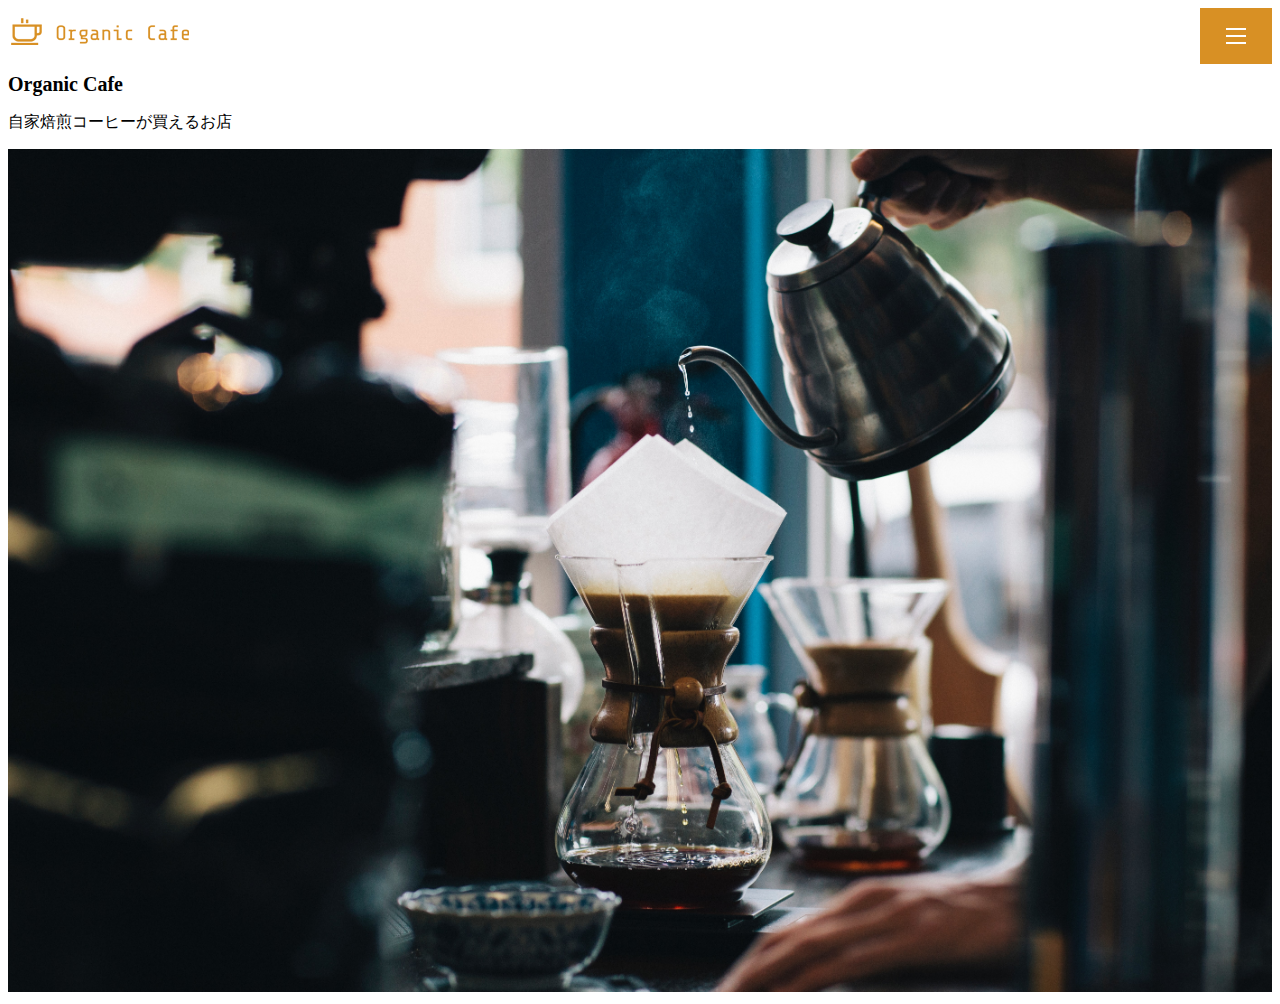
<file: html-css-kadai_013/index.html>
<!DOCTYPE html>
<html>
  <head>
    <title>Organic Cafe</title>
    <meta charset="utf-8" />
    <meta name="description" content="自家焙煎コーヒーが買えるお店" />
    <meta name="viewport" content="width-device-width, initial-scale=1.0" />
    <link rel="stylesheet" href="style.css" />
  </head>

  <body>
    <header>
      <img src="image/logo.png" alt="ロゴ">
      <nav id="nav-pc">
        <ul>
          <li>CONCEPT</li>
          <li>PRODUCT</li>
          <li>CONTACT</li>
        </ul>
      </nav>


      <button id="menu-sp" onclick="document.getElementById('nav-sp').style.display='block'">
        <img src="image/button-menu.png" alt="ナビゲーションを開く">
      </button>

      <div id="nav-sp">
        <button id="close" onclick="document.getElementById('nav-sp').style.display='none'">
          <img  src="image/button-close.png" alt="ナビゲーションを閉じる">
        </button>

        <nav>
          <ul>
            <li>
              <a id="logo-sp" href="index.html" onclick="document.getElementById('nav-sp').style.display='none'"><img src="image/logo-sp.png" alt="トップページに戻る"></a>
            </li>
            <li>
              <a class="menu" href="index.html#concept" onclick="document.getElementById('nav-sp').style.display='none'"></a>CONCEPT</li>
            <li><a class="menu" href="index.html#product" onclick="document.getElementById('nav-sp').style.display='none'"></a>PRODUCT</li>
            <li><a class="menu" href="index.html#contact" onclick="document.getElementById('nav-sp').style.display='none'"></a>CONTACT</li>
          </ul>
        </nav>
      </div>

    </header>

    <main>
      <div id="main-pc">
        <h1>Organic Cafe</h1>
        <p>自家焙煎コーヒーが買えるお店</p>
        <img src="image/main-image.jpg" alt="コーヒーを煎れる画像">
      </div>
    </main>
  </body>
</html>
</file>
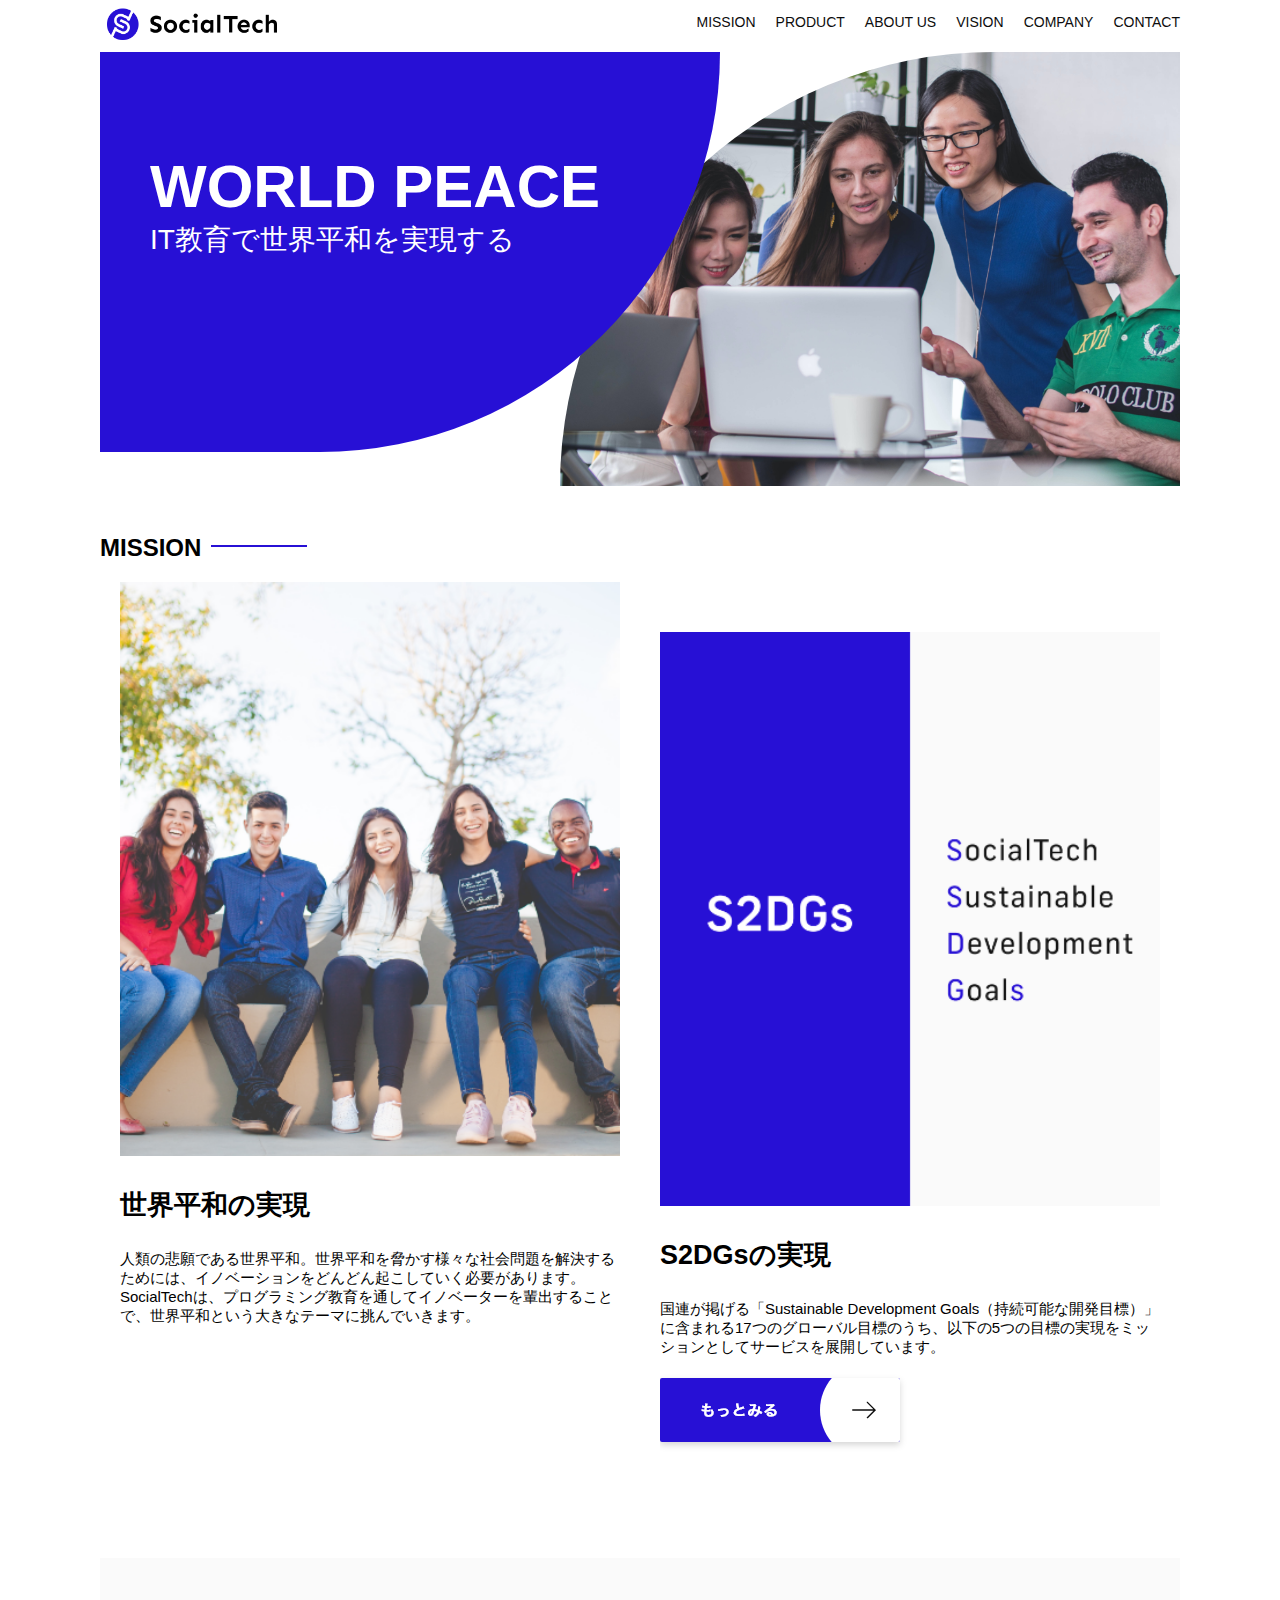
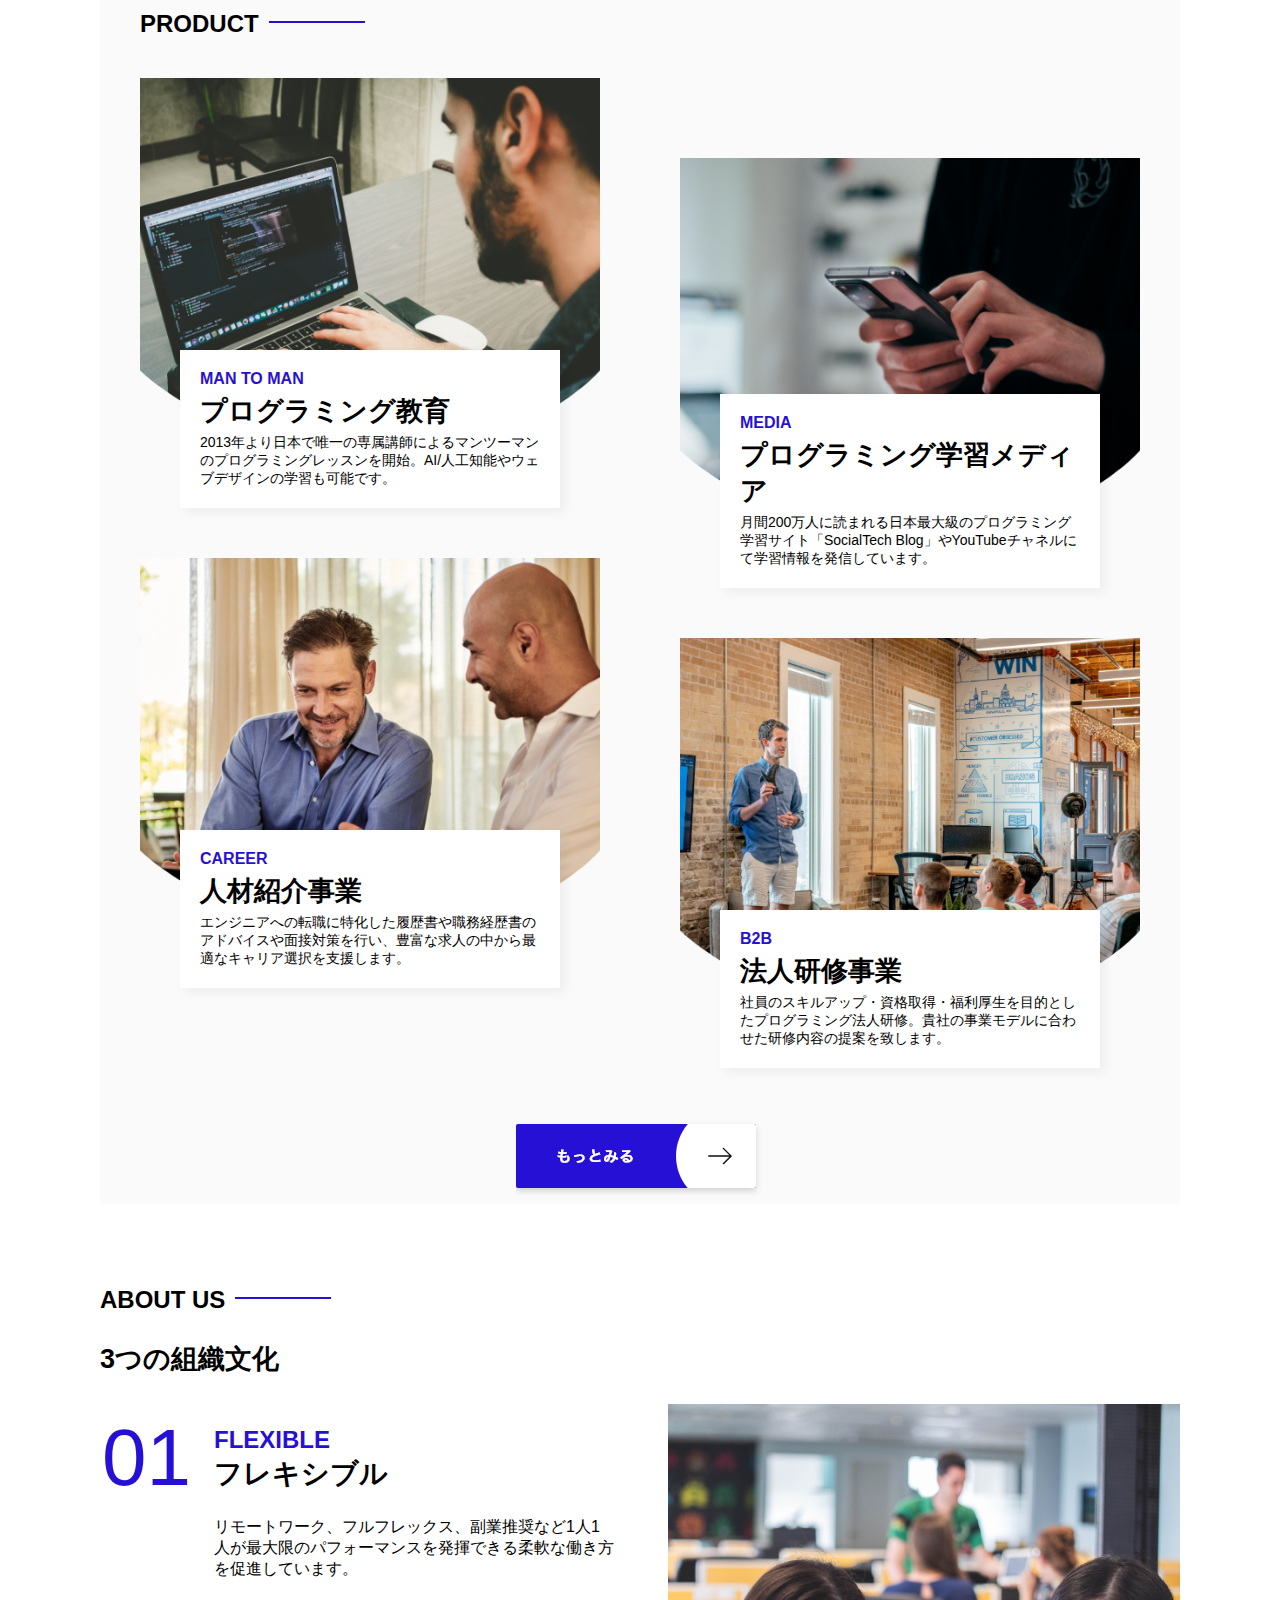
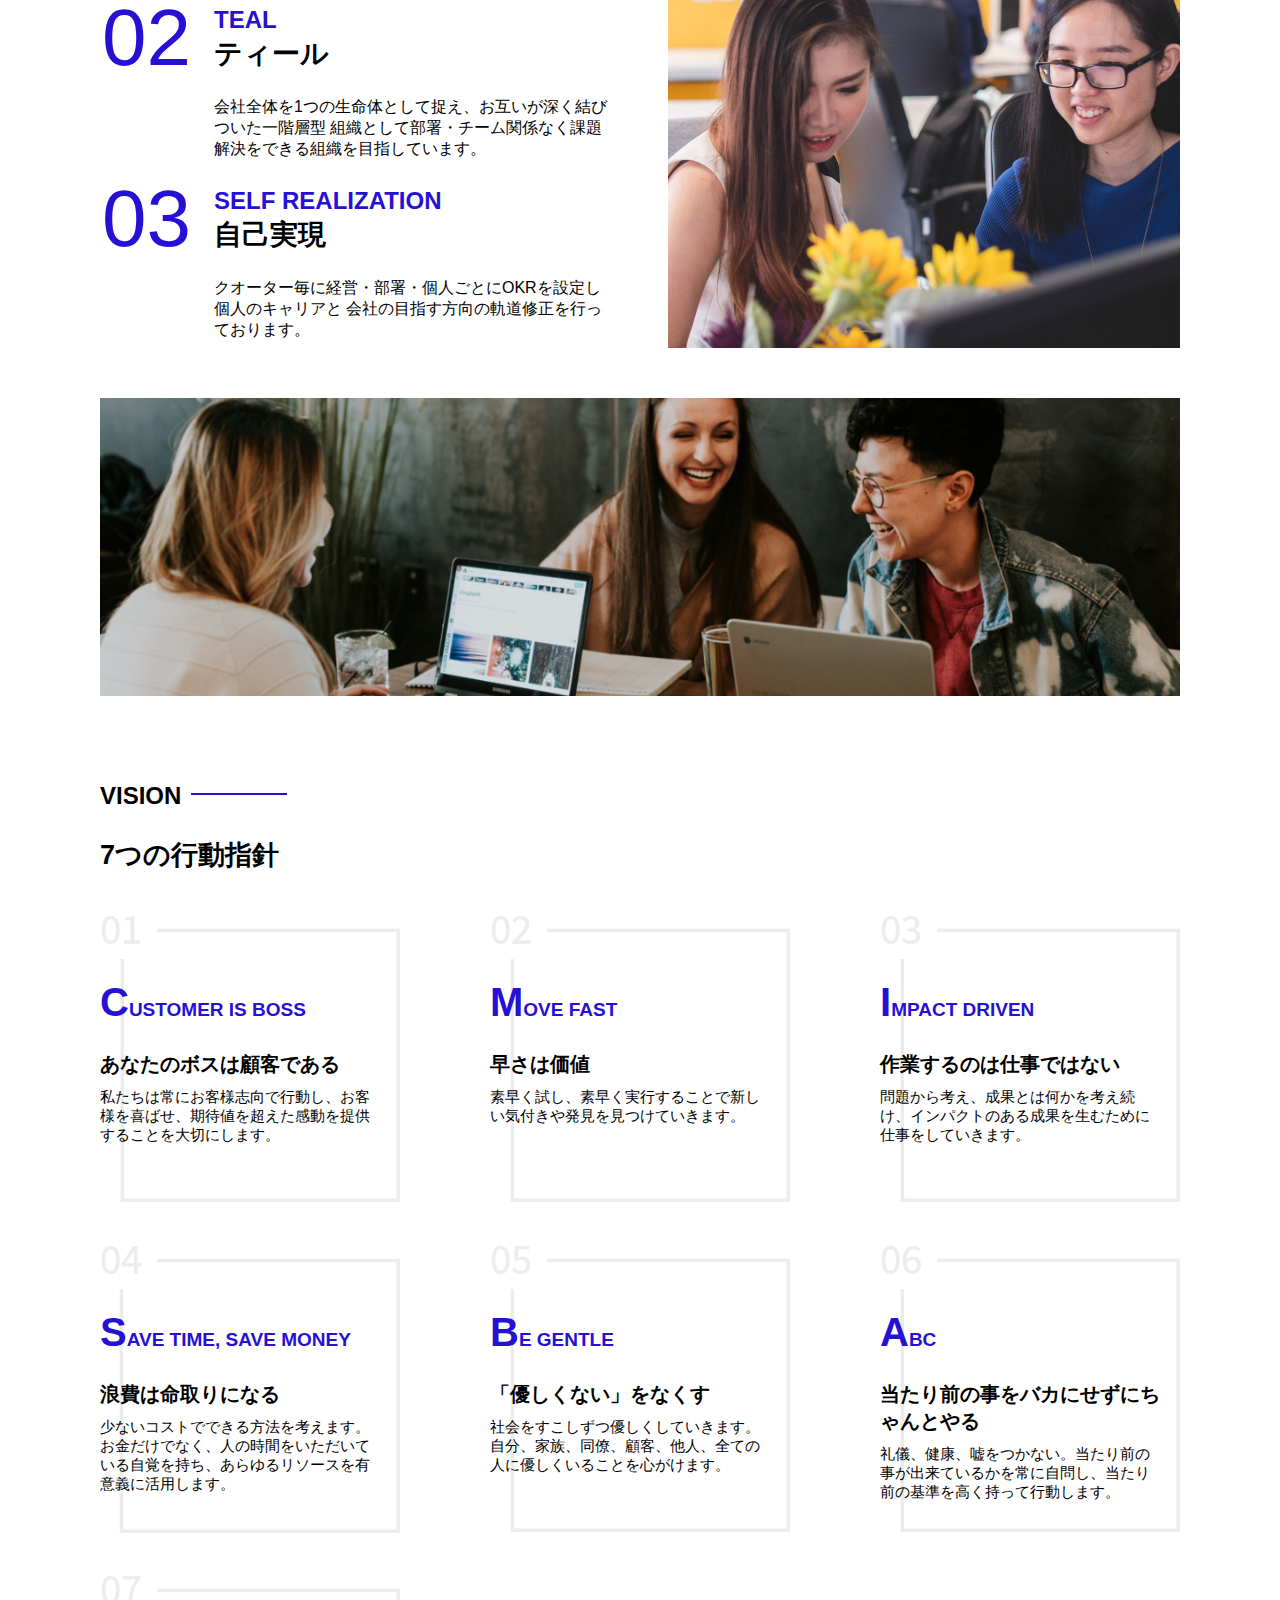
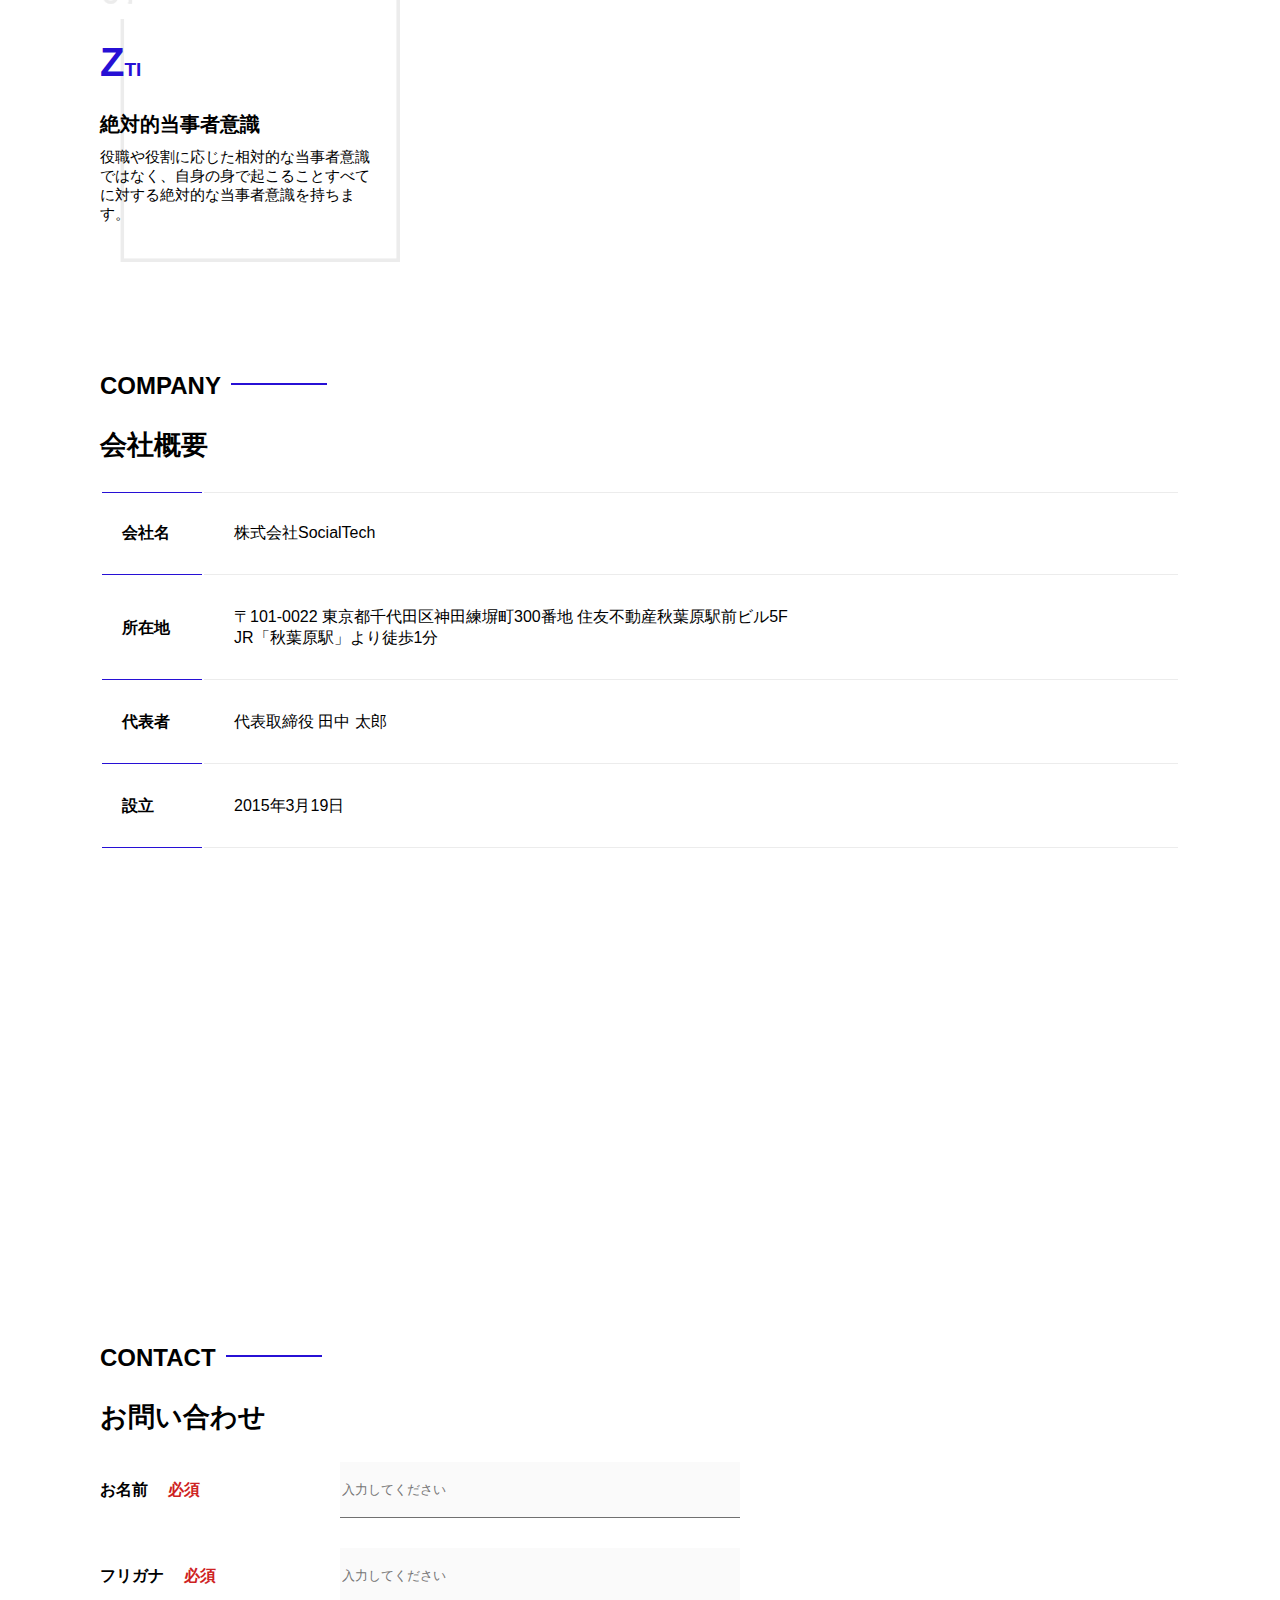
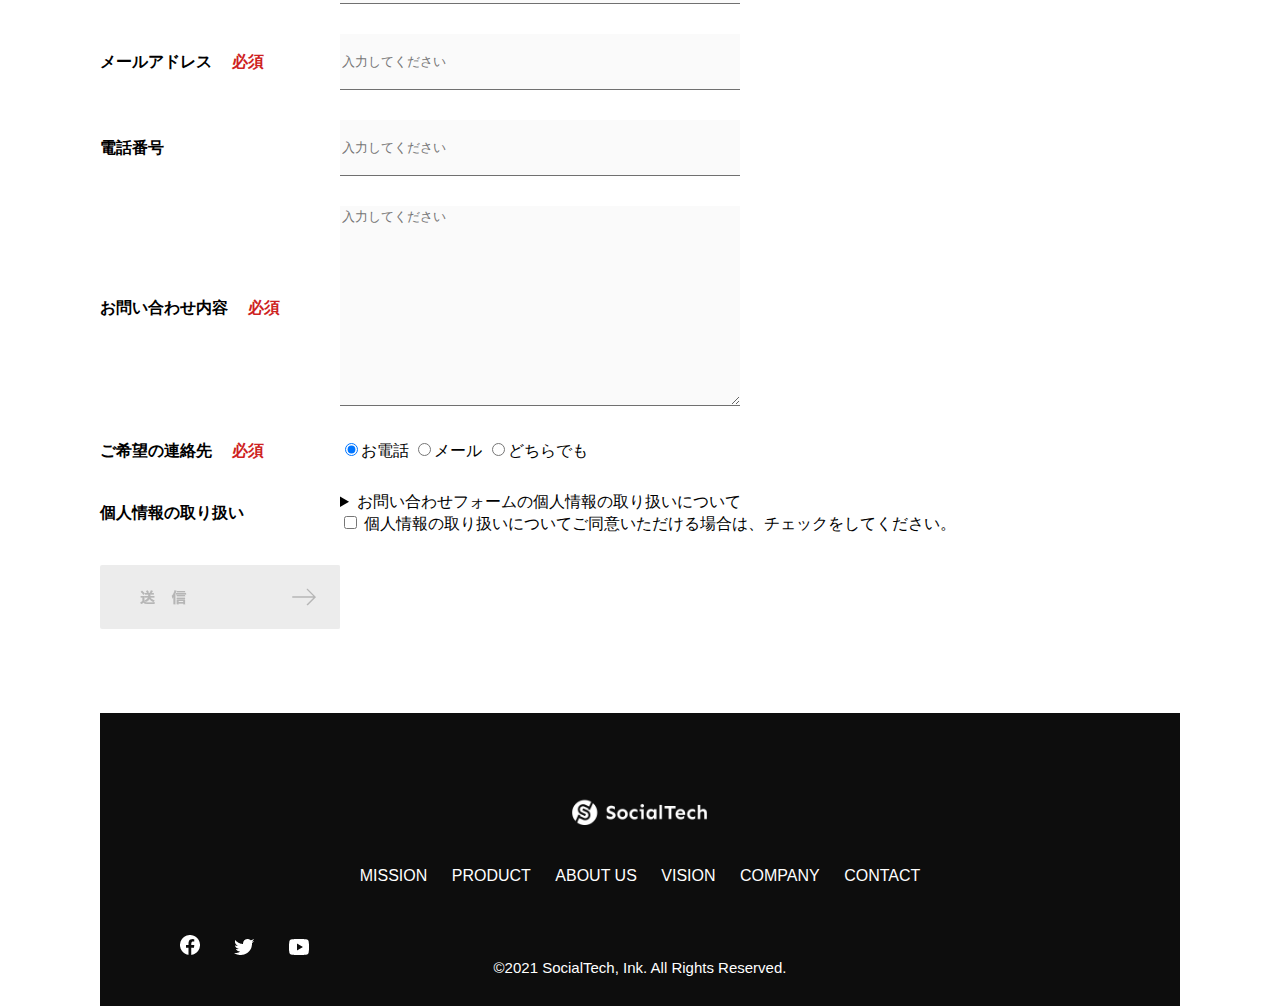
<file: kadai_tutorial_output/index.html>
<!DOCTYPE html>
<html>
  <head>
    <title>SocialTech</title>
    <meta charset="UTF-8" />
    <meta name="description" content="SocialTechはEdTech業界のリーディングカンパニーを目指します。" />
    <meta name="viewport" content="width=device-width, initial-scale=1.0" />
    <link rel="stylesheet" href="style.css" />
  </head>
  <body>
    <header>
      <a href="index.html" id="logo"><img src="images/logo.png" alt="トップページに戻る" /></a>

      <nav id="nav-pc">
        <ul>
          <li><a href="mission.html">MISSION</a></li>
          <li><a href="product.html">PRODUCT</a></li>
          <li><a href="index.html#aboutus">ABOUT US</a></li>
          <li><a href="index.html#vision">VISION</a></li>
          <li><a href="index.html#company">COMPANY</a></li>
          <li><a href="index.html#contact">CONTACT</a></li>
        </ul>
      </nav>

      <button id="menu-sp" onclick="document.getElementById('nav-sp').style.display='block'">
        <img src="images/button-menu.png" alt="ナビゲーションを開く" />
      </button>

      <div id="nav-sp">
        <button id="close" onclick="document.getElementById('nav-sp').style.display='none'">
          <img src="images/button-close.png" alt="ナビゲーションを閉じる" />
        </button>

        <nav>
          <ul>
            <li>
              <a id="logo-sp" href="index.html" onclick="document.getElementById('nav-sp').style.display='none'"><img src="images/logo-sp.png" alt="トップページに戻る" /></a>
            </li>
            <li><a class="menu" href="mission.html" onclick="document.getElementById('nav-sp').style.display='none'">MISSION</a></li>
            <li><a class="menu" href="product.html" onclick="document.getElementById('nav-sp').style.display = 'none'">PRODUCT</a></li>
            <li><a class="menu" href="index.html#aboutus" onclick="document.getElementById('nav-sp').style.display = 'none'">ABOUT US</a></li>
            <li><a class="menu" href="index.html#vision" onclick="document.getElementById('nav-sp').style.display = 'none'">VISION</a></li>
            <li><a class="menu" href="index.html#company" onclick="document.getElementById('nav-sp').style.display = 'none'">COMPANY</a></li>
            <li><a class="menu" href="index.html#contact" onclick="document.getElementById('nav-sp').style.display = 'none'">CONTACT</a></li>
          </ul>
        </nav>

        <div id="sns">
          <a href="https://www.facebook.com/sejuku2013"><img src="images/button-facebook.png" alt="Facebookのリンク"></a>
          <a href="https://twitter.com/samuraijuku"><img src="images/button-twitter.png" alt="Twitterのリンク"></a>
          <a href="https://www.youtube.com/channel/UCCFOQO5aDK0xXam4cUQXT8g"><img src="images/button-youtube.png" alt="YouTubeのリンク"></a>
        </div>
      </div>
    </header>

    <main>
      <article>
        <section id="main-visual">
          <div id="main-message">
            <h1>WORLD PEACE</h1>
            <p>IT教育で世界平和を実現する</p>
          </div>
          <img src="images/index/index-main.png" alt="PCの周りに集まる多国籍の仲間たち" />
        </section>

        <section id="mission">
          <h2 class="index-h2">MISSION</h2>
          <div id="mission-flex">
            <div>
              <img id="mission-photo" src="images/index/index-mission.png" alt="屋外のベンチで写真を撮影する多国籍の仲間たち" />
              <h3>世界平和の実現</h3>
              <p>人類の悲願である世界平和。世界平和を脅かす様々な社会問題を解決するためには、イノベーションをどんどん起こしていく必要があります。SocialTechは、プログラミング教育を通してイノベーターを輩出することで、世界平和という大きなテーマに挑んでいきます。</p>
            </div>
            <div>
              <img id="s2dgs" src="images/index/s2dgs.png" alt="S2DGs" />
              <h3>S2DGsの実現</h3>
              <p>国連が掲げる「Sustainable Development Goals（持続可能な開発目標）」に含まれる17つのグローバル目標のうち、以下の5つの目標の実現をミッションとしてサービスを展開しています。</p>
              <a href="mission.html">
                <img src="images/button-more.png" alt="もっとみる" />
              </a>
            </div>
          </div>
        </section>

        <section id="product">
          <h2 class="index-h2">PRODUCT</h2>
          <div class="product-flex">
            <div id="product-left">
              <div>
                <img class="product-photo" src="images/index/index-mantoman.png" alt="PCでコードを書く男性" />
                <div class="product-explain">
                  <span>MAN TO MAN</span>
                  <h3>プログラミング教育</h3>
                  <p>2013年より日本で唯一の専属講師によるマンツーマンのプログラミングレッスンを開始。AI/人工知能やウェブデザインの学習も可能です。</p>
                </div>
              </div>
              <div>
                <img class="product-photo" src="images/index/index-career.png" alt="笑顔で話し合う2人の男性" />
                <div class="product-explain">
                  <span>CAREER</span>
                  <h3>人材紹介事業</h3>
                  <p>エンジニアへの転職に特化した履歴書や職務経歴書のアドバイスや面接対策を行い、豊富な求人の中から最適なキャリア選択を支援します。</p>
                </div>
              </div>
            </div>
            <div id="product-right">
              <div>
                <img class="product-photo" src="images/index/index-media.png" alt="スマートフォンを操作する人" />
                <div class="product-explain">
                  <span>MEDIA</span>
                  <h3>プログラミング学習メディア</h3>
                  <p>月間200万人に読まれる日本最大級のプログラミング学習サイト「SocialTech Blog」やYouTubeチャネルにて学習情報を発信しています。</p>
                </div>
              </div>
              <div>
                <img class="product-photo" src="images/index/index-b2b.png" alt="講演中の男性とそれを聴く人々" />
                <div class="product-explain">
                  <span>B2B</span>
                  <h3>法人研修事業</h3>
                  <p>社員のスキルアップ・資格取得・福利厚生を目的としたプログラミング法人研修。貴社の事業モデルに合わせた研修内容の提案を致します。</p>
                </div>
              </div>
            </div>
          </div>
          <div id="product-more">
            <a href="product.html">
              <img src="images/button-more.png" alt="もっとみる" />
            </a>
          </div>
        </section>

        <section id="aboutus">
          <h2 class="index-h2">ABOUT US</h2>
          <h3>3つの組織文化</h3>

          <div>
            <table class="culture-table">
              <tr>
                <td class="culture-num">01</td>
                <th><span class="culture-en">FLEXIBLE</span><br>フレキシブル</th>
              </tr>
              <tr>
                <td></td>
                <td class="culture-description">リモートワーク、フルフレックス、副業推奨など1人1人が最大限のパフォーマンスを発揮できる柔軟な働き方を促進しています。</td>
              </tr>
              <tr>
                <td class="culture-num">02</td>
                <th><span class="culture-en">TEAL</span><br>ティール</th>
              </tr>
              <tr>
                <td></td>
                <td class="culture-description">会社全体を1つの生命体として捉え、お互いが深く結びついた一階層型 組織として部署・チーム関係なく課題解決をできる組織を目指しています。</td>
              </tr>
              <tr>
                <td class="culture-num">03</td>
                <th><span class="culture-en">SELF REALIZATION</span><br>自己実現</th>
              </tr>
              <tr>
                <td></td>
                <td id="culture-description">クオーター毎に経営・部署・個人ごとにOKRを設定し個人のキャリアと 会社の目指す方向の軌道修正を行っております。</td>
              </tr>
            </table>
            <img class="culture-img" src="images/index/index-aboutus1.png" alt="笑顔で話し合う2人の女性" />
          </div>
          <img class="culture-img2" src="images/index/index-aboutus2.png" alt="笑顔で話し合う3人の男女" />
        </section>

        <section id="vision">
          <h2 class="index-h2">VISION</h2>
          <h3>7つの行動指針</h3>
          <div>
            <div class="vision-box">
              <img src="images/index/vision-01.png" alt="01" />
              <div>
                <h4>CUSTOMER IS BOSS</h4>
                <h5>あなたのボスは顧客である</h5>
                <p>私たちは常にお客様志向で行動し、お客様を喜ばせ、期待値を超えた感動を提供することを大切にします。</p>
              </div>
            </div>

            <div class="vision-box">
              <img src="images/index/vision-02.png" alt="02" />
              <div>
                <h4>MOVE FAST</h4>
                <h5>早さは価値</h5>
                <p>素早く試し、素早く実行することで新しい気付きや発見を見つけていきます。</p>
              </div>
            </div>

            <div class="vision-box">
              <img src="images/index/vision-03.png" alt="03" />
              <div>
                <h4>IMPACT DRIVEN</h4>
                <h5>作業するのは仕事ではない</h5>
                <p>問題から考え、成果とは何かを考え続け、インパクトのある成果を生むために仕事をしていきます。</p>
              </div>
            </div>

            <div class="vision-box">
              <img src="images/index/vision-04.png" alt="04" />
              <div>
                <h4>SAVE TIME, SAVE MONEY</h4>
                <h5>浪費は命取りになる</h5>
                <p>少ないコストでできる方法を考えます。お金だけでなく、人の時間をいただいている自覚を持ち、あらゆるリソースを有意義に活用します。</p>
              </div>
            </div>

            <div class="vision-box">
              <img src="images/index/vision-05.png" alt="05" />
              <div>
                <h4>BE GENTLE</h4>
                <h5>「優しくない」をなくす</h5>
                <p>社会をすこしずつ優しくしていきます。自分、家族、同僚、顧客、他人、全ての人に優しくいることを心がけます。</p>
              </div>
            </div>

            <div class="vision-box">
              <img src="images/index/vision-06.png" alt="06" />
              <div>
                <h4>ABC</h4>
                <h5>当たり前の事をバカにせずにちゃんとやる</h5>
                <p>礼儀、健康、嘘をつかない。当たり前の事が出来ているかを常に自問し、当たり前の基準を高く持って行動します。</p>
              </div>
            </div>

            <div class="vision-box">
              <img src="images/index/vision-07.png" alt="07" />
              <div>
                <h4>ZTI</h4>
                <h5>絶対的当事者意識</h5>
                <p>役職や役割に応じた相対的な当事者意識ではなく、自身の身で起こることすべてに対する絶対的な当事者意識を持ちます。</p>
              </div>
            </div>
          </div>
        </section>

        <section id="company">
          <h2 class="index-h2">COMPANY</h2>
          <h3>会社概要</h3>
          <table id="company-table">
            <tr>
              <th class="tableheader tableheader-first">会社名</th>
              <td class="cell cell-first">株式会社SocialTech</td>
            </tr>
            <tr>
              <th class="tableheader">所在地</th>
              <td class="cell">〒101-0022 東京都千代田区神田練塀町300番地 住友不動産秋葉原駅前ビル5F<br />JR「秋葉原駅」より徒歩1分</td>
            </tr>
            <tr>
              <th class="tableheader">代表者</th>
              <td class="cell">代表取締役 田中 太郎</td>
            </tr>
            <tr>
              <th class="tableheader">設立</th>
              <td class="cell">2015年3月19日</td>
            </tr>
          </table>
          <iframe src="https://www.google.com/maps/embed?pb=!1m18!1m12!1m3!1d3240.0688551336793!2d139.772077675044!3d35.699923172581265!2m3!1f0!2f0!3f0!3m2!1i1024!2i768!4f13.1!3m3!1m2!1s0x60188fee13660e23%3A0x77137876edf742ac!2z5L2P5Y-L5LiN5YuV55Sj56eL6JGJ5Y6f6aeF5YmN44OT44Or!5e0!3m2!1sja!2sjp!4v1755785841152!5m2!1sja!2sjp" width="600" height="450" style="border: 0" allowfullscreen="" loading="lazy" referrerpolicy="no-referrer-when-downgrade"> </iframe>
        </section>

        <section id="contact">
          <h2 class="index-h2">CONTACT</h2>
          <h3>お問い合わせ</h3>
          <form>
            <div>
              <div class="contact-heading">
                <label class="contact-label">お名前<span class="contact-span">必須</span></label>
              </div>
              <div>
                <input type="text" name="name" placeholder="入力してください" class="contact-textbox" />
              </div>
            </div>

            <div>
              <div class="contact-heading">
                <label class="contact-label">フリガナ<span class="contact-span">必須</span></label>
              </div>
              <div>
                <input type="text" name="hurigana" placeholder="入力してください" class="contact-textbox" />
              </div>
            </div>

            <div>
              <div class="contact-heading">
                <label class="contact-label">メールアドレス<span class="contact-span">必須</span></label>
              </div>
              <div>
                <input type="text" name="email" placeholder="入力してください" class="contact-textbox" />
              </div>
            </div>

            <div>
              <div class="contact-heading">
                <label class="contact-label">電話番号</label>
              </div>
              <div>
                <input type="text" name="tel" placeholder="入力してください" class="contact-textbox" />
              </div>
            </div>

            <div>
              <div class="contact-heading">
                <label class="contact-label">お問い合わせ内容<span class="contact-span">必須</span></label>
              </div>
              <div>
                <textarea class="contact-textarea" placeholder="入力してください" name="message"></textarea>
              </div>
            </div>

            <div>
              <div class="contact-heading">
                <label class="contact-label">ご希望の連絡先<span class="contact-span">必須</span></label>
              </div>
              <div><input class="radiobutton" type="radio" value="tel" name="contact" checked /><label>お電話</label> <input class="radiobutton" type="radio" value="mail" name="contact" /><label>メール</label> <input class="radiobutton" type="radio" value="both" name="contact" /><label>どちらでも</label></div>
            </div>

            <div>
              <div class="contact-heading">
                <label class="contact-label">個人情報の取り扱い</label>
              </div>
              <div>
                <details>
                  <summary>お問い合わせフォームの個人情報の取り扱いについて</summary>
                  <div>
                    <dl>
                      <dt>１．組織の名称又は氏名</dt>
                      <dd>株式会社SocialTech</dd>
                      <dt>２．個人情報保護管理者（若しくはその代理人）の氏名又は職名、所属及び連絡先</dt>
                      <dd>
                        <p>鈴木 一郎 コーポレート部</p>
                        <p>メールアドレス：samurai@example.com</p>
                        <p>TEL：03-1234-5678</p>
                      </dd>
                      <dt>３．個人情報の利用目的</dt>
                      <dd>
                        <ul>
                          <li>本サービス及び本サービスに関連する情報の提供又はそれらに関する連絡のため</li>
                          <li>ユーザーの本人確認のため</li>
                          <li>当社サービスのご案内のため</li>
                          <li>当社の商品等の広告または宣伝（電子メールによるものを含むものとします。）</li>
                        </ul>
                      </dd>
                      <dt>４．個人情報の取り扱い業務の委託</dt>
                      <dd>個人情報の取扱業務の全部または一部を外部に業務委託する場合があります。その際、弊社は、個人情報を適切に保護できる管理体制を敷き実行していることを条件として委託先を厳選したうえで、機密保持契約を委託先と締結し、お客様の個人情報を厳密に管理させます。</dd>
                      <dt>５．個人情報の開示等の請求</dt>
                      <dd>
                        お客様は、弊社に対してご自身の個人情報の開示等（利用目的の通知、開示、内容の訂正・追加・削除、利用の停止または消去、第三者への提供の停止）に関して、当社問合わせ窓口に申し出ることができます。<br />
                        その際、弊社はお客様ご本人を確認させていただいたうえで、合理的な期間内に対応いたします。<br />
                        なお、個人情報に関する弊社問合わせ先は、次の通りです。
                      </dd>
                      <dd>
                        <p>株式会社SocialTech　個人情報問合せ窓口</p>
                        <p>〒150-0043　東京都千代田区神田練塀町300番地 住友不動産秋葉原駅前ビル5F</p>
                        <p>メールアドレス：samurai@example.com　TEL：03-1234-5678</p>
                      </dd>

                      <dt>６．個人情報を提供されることの任意性について</dt>
                      <dd>お客様がご自身の個人情報を弊社に提供されるか否かは、お客様のご判断によりますが、もしご提供されない場合には、適切なサービスが提供できない場合がありますので予めご了承ください。</dd>
                    </dl>
                  </div>
                </details>
                <input type="checkbox" name="agree" />
                <span>個人情報の取り扱いについてご同意いただける場合は、チェックをしてください。</span>
              </div>
            </div>
            <input type="image" src="images/button-submit.png" alt="送信する" />
          </form>
        </section>
      </article>
    </main>
  </body>

  <footer>
    <div id="footer-logo">
      <img src="images/logo-sp.png" alt="SocialTech" />
    </div>
    <div id="footer-link">
      <a href="mission.html">MISSION</a>
      <a href="product.html">PRODUCT</a>
      <a href="index.html#aboutus">ABOUT US</a>
      <a href="index.html#vision">VISION</a>
      <a href="index.html#company">COMPANY</a>
      <a href="index.html#contact">CONTACT</a>
    </div>
    <div id="sns-footer">
      <div class="sns-btns">
        <a href="https://www.facebook.com/sejuku2013"><img src="images/button-facebook.png" alt="facebookのリンク" /></a>
        <a href="https://twitter.com/samuraijuku"><img src="images/button-twitter.png" alt="twitterのリンク" /></a>
        <a href="https://www.youtube.com/channel/UCCFOQO5aDK0xXam4cUQXT8g"><img src="images/button-youtube.png" alt="youtubeのリンク" /></a>
      </div>
    </div>
    <p id="copyright">&copy;2021 SocialTech, Ink. All Rights Reserved.</p>
  </footer>
</html>
</file>
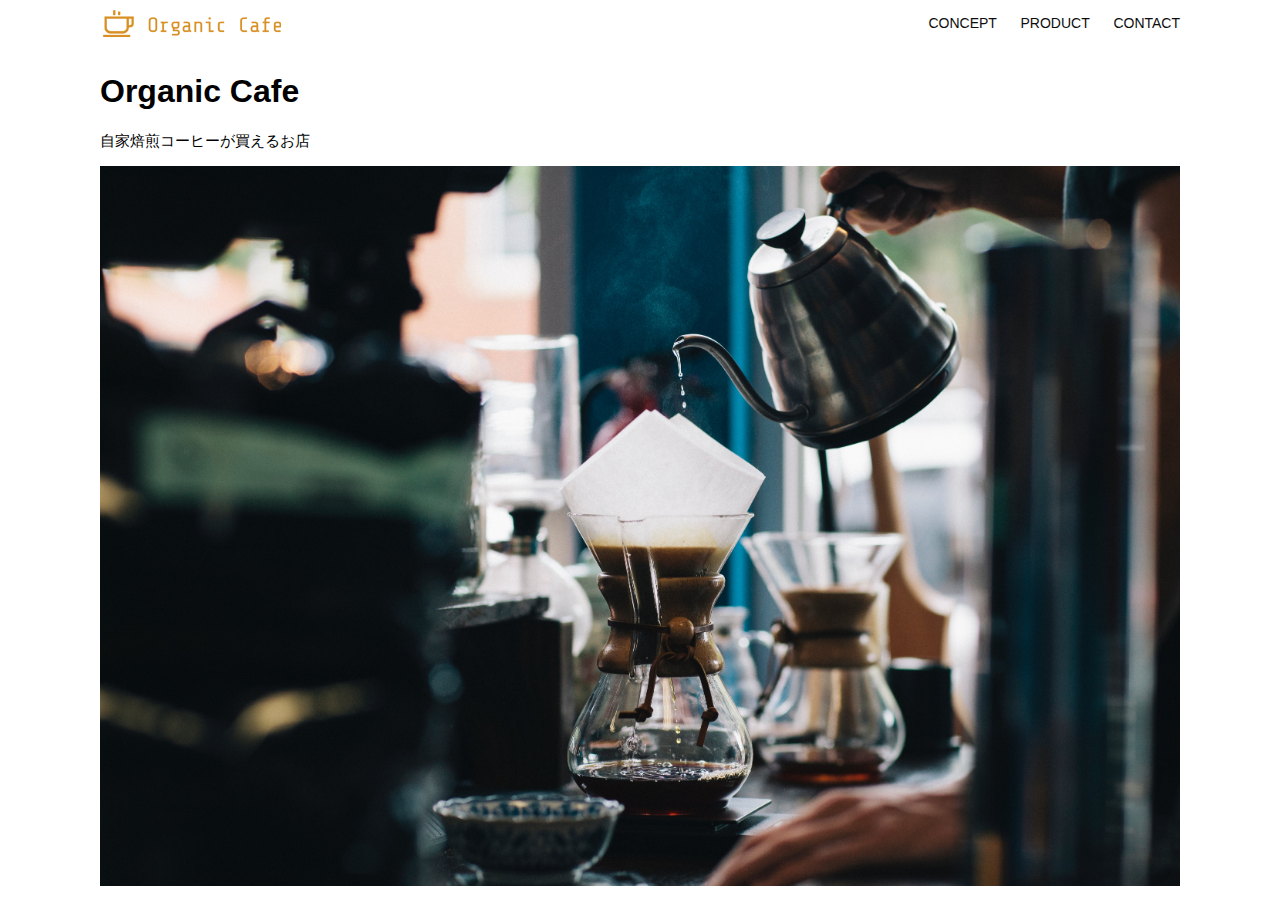
<file: html-css-kadai_013/html-css-kadai_013/index.html>
<!DOCTYPE html>
<html>
  <head>
    <title>Organic Cafe</title>
    <meta charset="UTF-8" />
    <meta name="description" content="自家焙煎のコーヒーがお家で楽しめるOrganic Cafe"/>
    <meta name="viewport" content="width=device-width, initial-scale=1.0" />
    <link rel="stylesheet" href="style.css" />
  </head>
  <body>
    <!-- ヘッダー -->
    <header>
      <!-- ロゴ -->
      <a href="index.html" id="logo"><img src="image/logo.png" alt="トップページに戻る"/></a>

      <!-- PC用ナビゲーション -->
      <nav id="nav-pc">
        <a href="index.html#concept">CONCEPT</a>
        <a href="index.html#product">PRODUCT</a>
        <a href="index.html#contact">CONTACT</a>
      </nav>

      <!-- SP用ナビゲーション -->
      <img id="menu-sp" src="image/button-menu.png" alt="ナビゲーションを開く" onclick="document.getElementById('nav-sp').style.display='block'">

      <nav id="nav-sp">
        <ul>
          <li><img id="close" src="image/button-close.png" alt="ナビゲーションを閉じる" onclick="document.getElementById('nav-sp').style.display='none'"></li>
          </li><a id="logo-sp" href="index.html" onclick="document.getElementById('nav-sp').style.display='none'"><img src="image/logo-sp.png" alt="トップページに戻る"></a></li>
          </li><a class="menu" href="index.html#concept" onclick="document.getElementById('nav-sp').style.display='none'">CONTACT</a></li>
          </li><a class="menu" href="index.html#product" onclick="document.getElementById('nav-sp').style.display='none'">PRODUCT</a></li>
          </li><a class="menu" href="index.html#contact" onclick="document.getElementById('nav-sp').style.display='none'">CONTACT</a></li>
        </ul>
      </nav>
    </header>

    <main>
      <article>
        <!-- メインビジュアル -->
        <section id="main-visual">
          <div id="main-message">
            <h1>Organic Cafe</h1>
            <p>自家焙煎コーヒーが買えるお店</p>
          </div>
          <img src="image/main-image.jpg" alt="コーヒーをハンドドリップで淹れる画像"/>
        </section>
      </article>
    </main>
  </body>
</html>
</file>
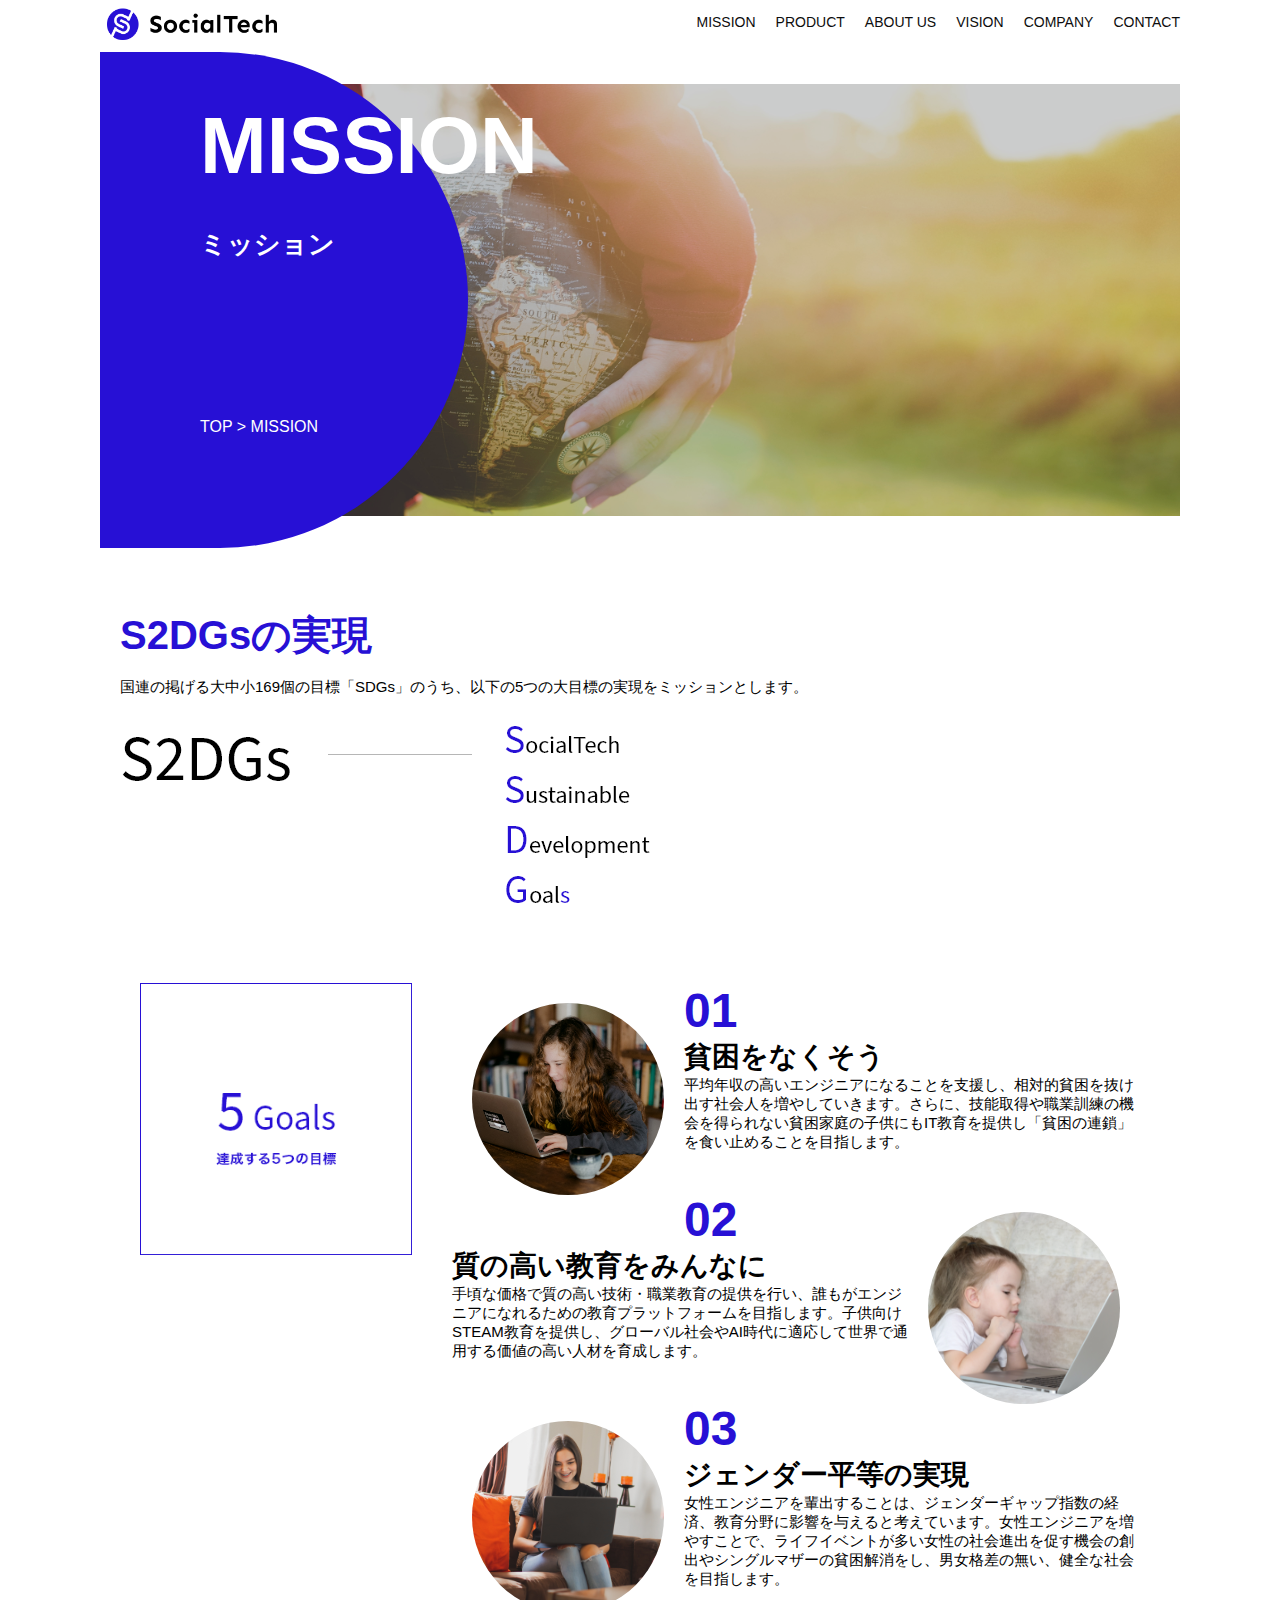
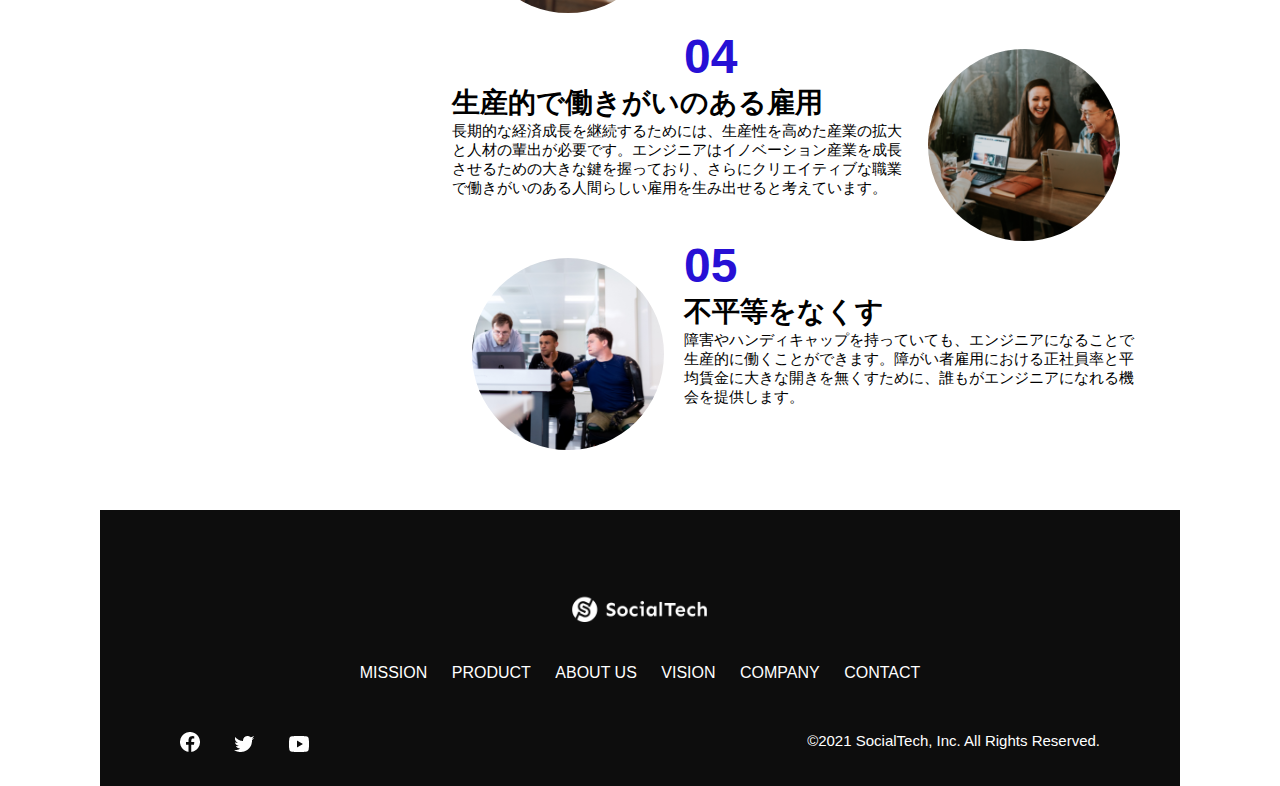
<file: kadai_tutorial_output/mission.html>
<!DOCTYPE html>
<html>
  <head>
    <title>SocialTech - MISSION ミッション -</title>
    <meta charset="utf-8" />
    <meta name="description" content="SocialTechが目指す5つの目標（S2DGs）を紹介します" />
    <meta name="viewport" content="width=device-width,initial-scale=1.0" />
    <link rel="stylesheet" href="style.css" />
  </head>

  <body>
    <header>
      <a href="index.html" id="logo">
        <img src="images/logo.png" alt="トップページに戻る" />
      </a>

      <nav id="nav-pc">
        <ul>
          <li><a href="mission.html">MISSION</a></li>
          <li><a href="product.html">PRODUCT</a></li>
          <li><a href="index.html#aboutus">ABOUT US</a></li>
          <li><a href="index.html#vision">VISION</a></li>
          <li><a href="index.html#company">COMPANY</a></li>
          <li><a href="index.html#contact">CONTACT</a></li>
        </ul>
      </nav>

      <button id="menu-sp" onclick="document.getElementById('nav-sp').style.display='block'">
        <img src="images/button-menu.png" alt="ナビゲーションを開く" />
      </button>

      <div id="nav-sp">
        <button id="close" onclick="document.getElementById('nav-sp').style.display='none'">
          <img src="images/button-close.png" alt="ナビゲーションを閉じる" />
        </button>
        <nav>
          <ul>
            <li>
              <a id="logo-sp" href="index.html" onclick="document.getElementById('nav-sp').style.display = 'none'"><img src="images/logo-sp.png" alt="トップページに戻る" /></a>
            </li>
            <li><a class="menu" href="mission.html" onclick="document.getElementById('nav-sp').style.display = 'none'">MISSION</a></li>
            <li><a class="menu" href="product.html" onclick="document.getElementById('nav-sp').style.display = 'none'">PRODUCT</a></li>
            <li><a class="menu" href="index.html#aboutus" onclick="document.getElementById('nav-sp').style.display = 'none'">ABOUT US</a></li>
            <li><a class="menu" href="index.html#vision" onclick="document.getElementById('nav-sp').style.display = 'none'">VISION</a></li>
            <li><a class="menu" href="index.html#company" onclick="document.getElementById('nav-sp').style.display = 'none'">COMPANY</a></li>
            <li><a class="menu" href="index.html#contact" onclick="document.getElementById('nav-sp').style.display = 'none'">CONTACT</a></li>
          </ul>
        </nav>
        <div id="sns">
          <a href="https://www.facebook.com/sejuku2013">
            <img src="images/button-facebook.png" alt="Facebookのリンク" />
          </a>
          <a href="https://twitter.com/samuraijuku">
            <img src="images/button-twitter.png" alt="Twitterのリンク" />
          </a>
          <a href="https://www.youtube.com/channel/UCCFOQO5aDK0xXam4cUQXT8g">
            <img src="images/button-youtube.png" alt="YouTubeのリンク" />
          </a>
        </div>
      </div>
    </header>

    <main>
      <article>
        <section id="mission-main">
          <div class="mission-main-inner">
            <div id="mission-title">
              <h1>MISSION<br /><span>ミッション</span></h1>
              <p>TOP > MISSION</p>
            </div>
          </div>
        </section>

        <section id="mission-s2dgs">
          <h2 class="mission-h2">S2DGsの実現</h2>
          <p>国連の掲げる大中小169個の目標「SDGs」のうち、以下の5つの大目標の実現をミッションとします。</p>
          <img src="images/mission/mission-s2dgs.png" alt="S2DGs" />
        </section>

        <section id="mission-five-goals">
          <div class="five-goals-image">
            <img src="images/mission/mission-5goals.png" alt="5Goals" />
          </div>
          <div class="five-goals-read">
            <div>
              <img class="fivegoals-image-left" src="images/mission/mission-5goals01.png" alt="PCを操作する女の子" />
              <span class="fivegoals-number">01</span>
              <h3 class="fivegoals-h3">貧困をなくそう</h3>
              <p class="fivegoals-p">平均年収の高いエンジニアになることを支援し、相対的貧困を抜け出す社会人を増やしていきます。さらに、技能取得や職業訓練の機会を得られない貧困家庭の子供にもIT教育を提供し「貧困の連鎖」を食い止めることを目指します。</p>
            </div>
            <div>
              <img class="fivegoals-image-right" src="images/mission/mission-5goals02.png" alt="PCを見つめる小さい女の子" />
              <span class="fivegoals-number">02</span>
              <h3 class="fivegoals-h3">質の高い教育をみんなに</h3>
              <p class="fivegoals-p">手頃な価格で質の高い技術・職業教育の提供を行い、誰もがエンジニアになれるための教育プラットフォームを目指します。子供向けSTEAM教育を提供し、グローバル社会やAI時代に適応して世界で通用する価値の高い人材を育成します。</p>
            </div>
            <div>
              <img class="fivegoals-image-left" src="images/mission/mission-5goals03.png" alt="PCを操作する女性" />
              <span class="fivegoals-number">03</span>
              <h3 class="fivegoals-h3">ジェンダー平等の実現</h3>
              <p class="fivegoals-p">女性エンジニアを輩出することは、ジェンダーギャップ指数の経済、教育分野に影響を与えると考えています。女性エンジニアを増やすことで、ライフイベントが多い女性の社会進出を促す機会の創出やシングルマザーの貧困解消をし、男女格差の無い、健全な社会を目指します。</p>
            </div>
            <div>
              <img class="fivegoals-image-right" src="images/mission/mission-5goals04.png" alt="笑顔で話し合う3人の男女" />
              <span class="fivegoals-number">04</span>
              <h3 class="fivegoals-h3">生産的で働きがいのある雇用</h3>
              <p class="fivegoals-p">長期的な経済成長を継続するためには、生産性を高めた産業の拡大と人材の輩出が必要です。エンジニアはイノベーション産業を成長させるための大きな鍵を握っており、さらにクリエイティブな職業で働きがいのある人間らしい雇用を生み出せると考えています。</p>
            </div>
            <div>
              <img class="fivegoals-image-left" src="images/mission/mission-5goals05.png" alt="障害を持つ男性が生き生きと働く様子" />
              <span class="fivegoals-number">05</span>
              <h3 class="fivegoals-h3">不平等をなくす</h3>
              <p class="fivegoals-p">障害やハンディキャップを持っていても、エンジニアになることで生産的に働くことができます。障がい者雇用における正社員率と平均賃金に大きな開きを無くすために、誰もがエンジニアになれる機会を提供します。</p>
            </div>
          </div>
        </section>
      </article>
    </main>

    <footer>
      <div id="footer-logo">
        <img src="images/logo-sp.png" alt="SocialTech" />
      </div>
      <div id="footer-link">
        <a href="mission.html">MISSION</a>
        <a href="product.html">PRODUCT</a>
        <a href="index.html#aboutus">ABOUT US</a>
        <a href="index.html#vision">VISION</a>
        <a href="index.html#company">COMPANY</a>
        <a href="index.html#contact">CONTACT</a>
      </div>
      <div id="sns-footer">
        <div class="sns-btns">
          <a href="https://www.facebook.com/sejuku2013"><img src="images/button-facebook.png" alt="Facebookのリンク" /></a>
          <a href="https://twitter.com/samuraijuku"><img src="images/button-twitter.png" alt="Twitterのリンク" /></a>
          <a href="https://www.youtube.com/channel/UCCFOQO5aDK0xXam4cUQXT8g"><img src="images/button-youtube.png" alt="YouTubeのリンク" /></a>
        </div>
        <p id="copyright">&copy;2021 SocialTech, Inc. All Rights Reserved.</p>
      </div>
    </footer>
  </body>
</html>
</file>
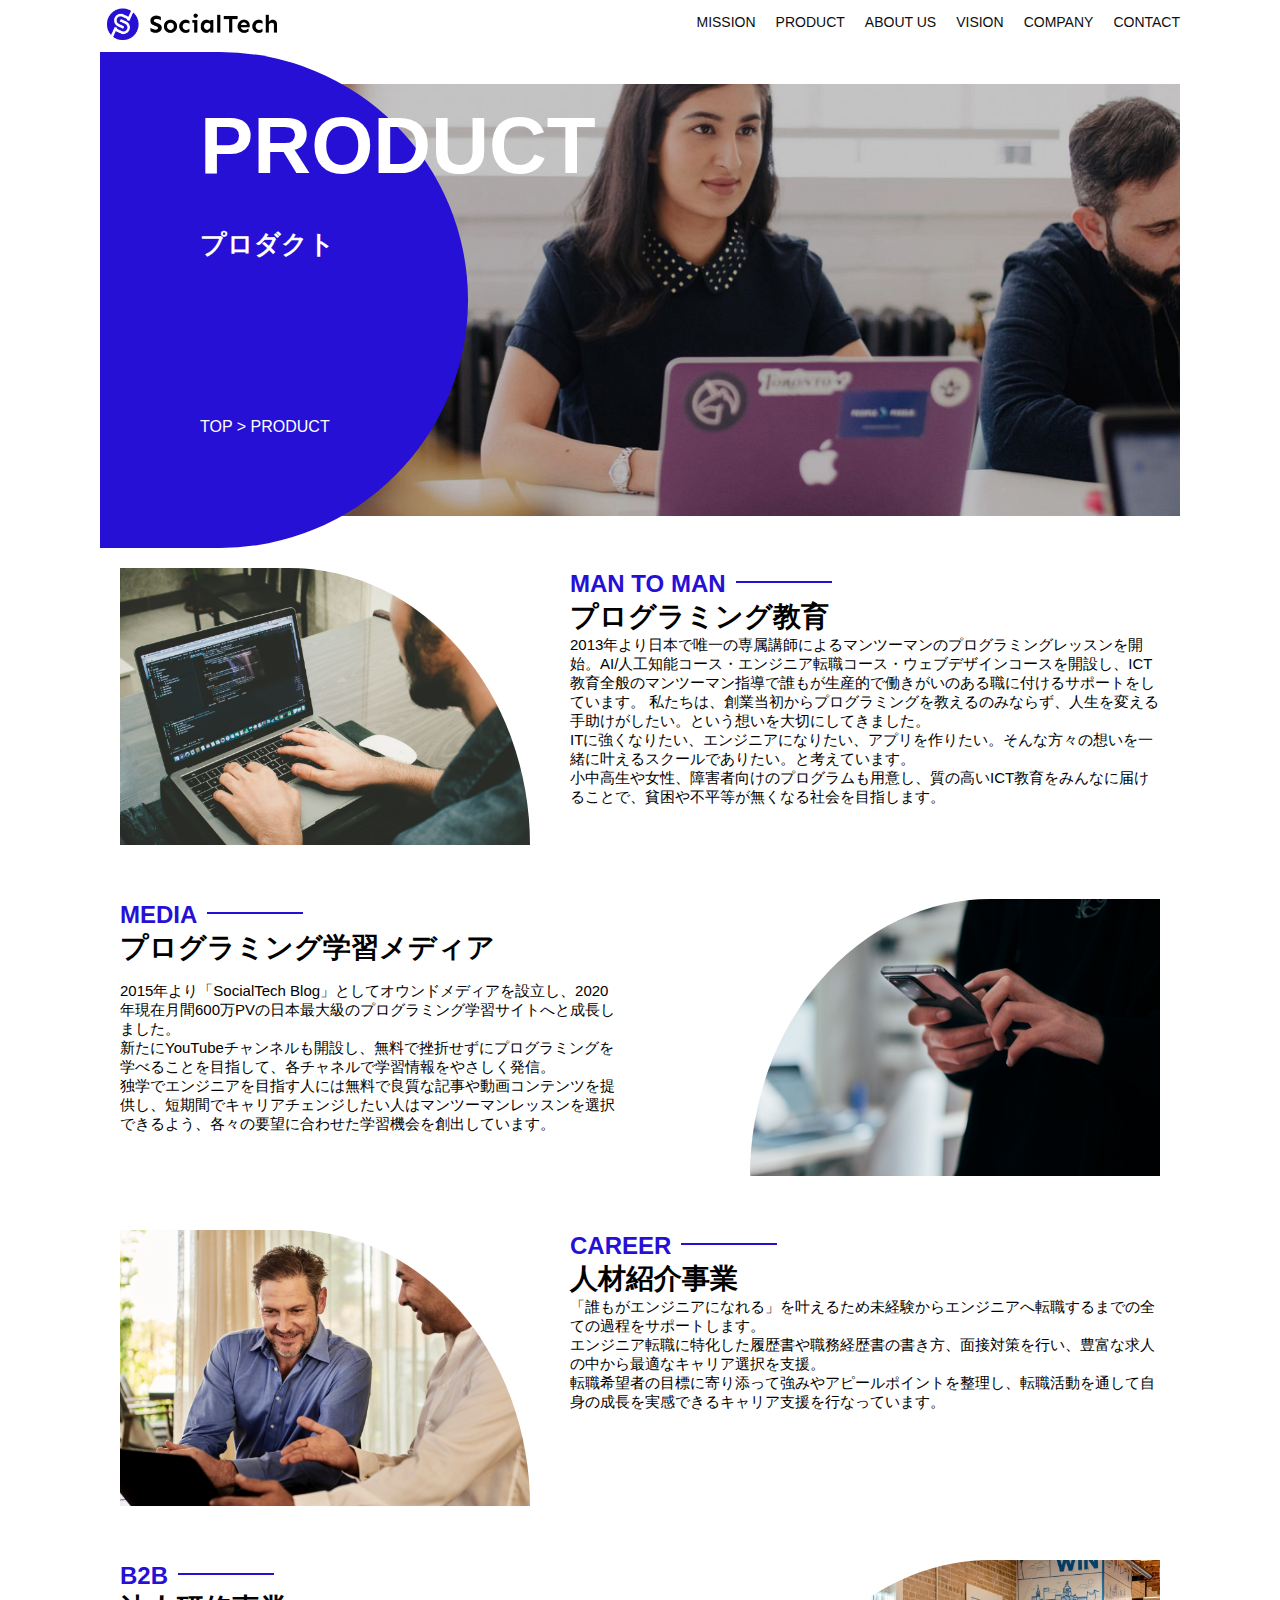
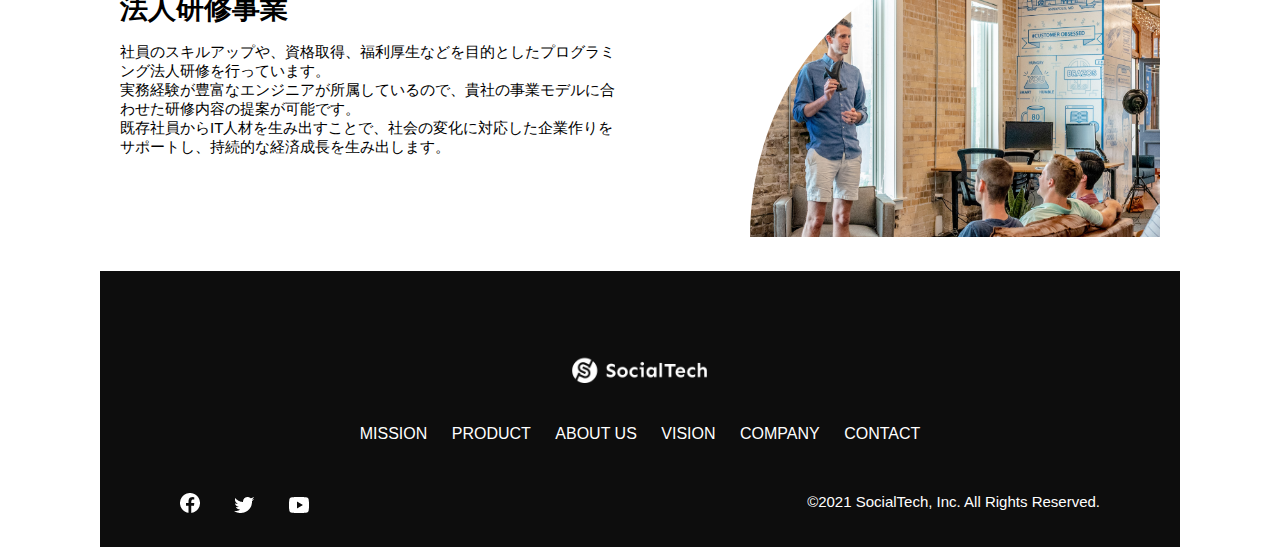
<file: kadai_tutorial_output/product.html>
<!DOCTYPE html>
<html>
  <head>
    <title>SocialTech - PRODUCT - プロダクト</title>
    <meta charset="utf-8" />
    <meta name="description" content="SocialTechの4つのプロダクトを紹介します" />
    <meta name="viewport" content="width=device-width,initial-scale=1.0" />
    <link rel="stylesheet" href="style.css" />
  </head>

  <body>
    <header>
      <a href="index.html" id="logo">
        <img src="images/logo.png" alt="トップページに戻る" />
      </a>

      <!-- PC用ナビゲーション -->
      <nav id="nav-pc">
        <ul>
          <li><a href="mission.html">MISSION</a></li>
          <li><a href="product.html">PRODUCT</a></li>
          <li><a href="index.html#aboutus">ABOUT US</a></li>
          <li><a href="index.html#vision">VISION</a></li>
          <li><a href="index.html#company">COMPANY</a></li>
          <li><a href="index.html#contact">CONTACT</a></li>
        </ul>
      </nav>

      <button id="menu-sp" onclick="document.getElementById('nav-sp').style.display = 'block'">
        <img src="images/button-menu.png" alt="ナビゲーションを開く" />
      </button>

      <div id="nav-sp">
        <button id="close" onclick="document.getElementById('nav-sp').style.display = 'none'">
          <img src="images/button-close.png" alt="ナビゲーションを閉じる" />
        </button>

        <nav>
          <ul>
            <li>
              <a id="logo-sp" href="index.html" onclick="document.getElementById('nav-sp').style.display = 'none'"><img src="images/logo-sp.png" alt="トップページに戻る" /></a>
            </li>
            <li><a class="menu" href="mission.html" onclick="document.getElementById('nav-sp').style.display = 'none'">MISSION</a></li>
            <li><a class="menu" href="product.html" onclick="document.getElementById('nav-sp').style.display = 'none'">PRODUCT</a></li>
            <li><a class="menu" href="index.html#aboutus" onclick="document.getElementById('nav-sp').style.display = 'none'">ABOUT US</a></li>
            <li><a class="menu" href="index.html#vision" onclick="document.getElementById('nav-sp').style.display = 'none'">VISION</a></li>
            <li><a class="menu" href="index.html#company" onclick="document.getElementById('nav-sp').style.display = 'none'">COMPANY</a></li>
            <li><a class="menu" href="index.html#contact" onclick="document.getElementById('nav-sp').style.display = 'none'">CONTACT</a></li>
          </ul>
        </nav>
        <div id="sns">
          <a href="https://www.facebook.com/sejuku2013">
            <img src="images/button-facebook.png" alt="Facebookのリンク" />
          </a>
          <a href="https://twitter.com/samuraijuku">
            <img src="images/button-twitter.png" alt="Twitterのリンク" />
          </a>
          <a href="https://www.youtube.com/channel/UCCFOQO5aDK0xXam4cUQXT8g">
            <img src="images/button-youtube.png" alt="YouTubeのリンク" />
          </a>
        </div>
      </div>
    </header>

    <main>
      <article>
        <section id="product-main">
          <div class="product-main-inner">
            <div id="product-title">
              <h1>PRODUCT<br /><span>プロダクト</span></h1>
              <p>TOP > PRODUCT</p>
            </div>
          </div>
        </section>

        <section class="product-section product-section-left">
          <div class="product-section-img">
            <img src="images/product/product-mantoman.png" alt="PCでコードを書く男性" />
          </div>
          <div class="product-read">
            <h2 class="product-h2">MAN TO MAN</h2>
            <h3 class="product-h3">プログラミング教育</h3>
            <p>2013年より日本で唯一の専属講師によるマンツーマンのプログラミングレッスンを開始。AI/人工知能コース・エンジニア転職コース・ウェブデザインコースを開設し、ICT教育全般のマンツーマン指導で誰もが生産的で働きがいのある職に付けるサポートをしています。 私たちは、創業当初からプログラミングを教えるのみならず、人生を変える手助けがしたい。という想いを大切にしてきました。<br>ITに強くなりたい、エンジニアになりたい、アプリを作りたい。そんな方々の想いを一緒に叶えるスクールでありたい。と考えています。<br>小中高生や女性、障害者向けのプログラムも用意し、質の高いICT教育をみんなに届けることで、貧困や不平等が無くなる社会を目指します。</p>
          </div>
        </section>

        <section class="product-section product-section-right">
          <div class="product-read">
            <h2 class="product-h2">MEDIA</h2>
            <h3 class="product-h3">プログラミング学習メディア</h3>
            <p>2015年より「SocialTech Blog」としてオウンドメディアを設立し、2020年現在月間600万PVの日本最大級のプログラミング学習サイトへと成長しました。<br>新たにYouTubeチャンネルも開設し、無料で挫折せずにプログラミングを学べることを目指して、各チャネルで学習情報をやさしく発信。<br>独学でエンジニアを目指す人には無料で良質な記事や動画コンテンツを提供し、短期間でキャリアチェンジしたい人はマンツーマンレッスンを選択できるよう、各々の要望に合わせた学習機会を創出しています。</p>
          </div>
          <div class="product-section-img">
            <img src="images/product/product-media.png" alt="スマートフォンを操作する人" />
          </div>
        </section>

        <section class="product-section product-section-left">
          <div class="product-section-img">
            <img src="images/product/product-career.png" alt="笑顔で話し合う２人の男性" />
          </div>
          <div class="product-read">
            <h2 class="product-h2">CAREER</h2>
            <h3 class="product-h3">人材紹介事業</h3>
            <p>「誰もがエンジニアになれる」を叶えるため未経験からエンジニアへ転職するまでの全ての過程をサポートします。<br>エンジニア転職に特化した履歴書や職務経歴書の書き方、面接対策を行い、豊富な求人の中から最適なキャリア選択を支援。<br>転職希望者の目標に寄り添って強みやアピールポイントを整理し、転職活動を通して自身の成長を実感できるキャリア支援を行なっています。</p>
          </div>
        </section>

        <section class="product-section product-section-right">
          <div class="product-read">
            <h2 class="product-h2">B2B</h2>
            <h3 class="product-h3">法人研修事業</h3>
            <p>社員のスキルアップや、資格取得、福利厚生などを目的としたプログラミング法人研修を行っています。<br>実務経験が豊富なエンジニアが所属しているので、貴社の事業モデルに合わせた研修内容の提案が可能です。<br>既存社員からIT人材を生み出すことで、社会の変化に対応した企業作りをサポートし、持続的な経済成長を生み出します。</p>
          </div>
          <div class="product-section-img">
            <img src="images/product/product-b2b.png" alt="講演中の男性とそれを聴く人々" />
          </div>
        </section>

      </article>
    </main>

    <footer>
      <div id="footer-logo">
        <img src="images/logo-sp.png" alt="SocialTech" />
      </div>
      <div id="footer-link">
        <a href="mission.html">MISSION</a>
        <a href="product.html">PRODUCT</a>
        <a href="index.html#aboutus">ABOUT US</a>
        <a href="index.html#vision">VISION</a>
        <a href="index.html#company">COMPANY</a>
        <a href="index.html#contact">CONTACT</a>
      </div>
      <div id="sns-footer">
        <div class="sns-btns">
          <a href="https://www.facebook.com/sejuku2013"><img src="images/button-facebook.png" alt="Facebookのリンク" /></a>
          <a href="https://twitter.com/samuraijuku"><img src="images/button-twitter.png" alt="Twitterのリンク" /></a>
          <a href="https://www.youtube.com/channel/UCCFOQO5aDK0xXam4cUQXT8g"><img src="images/button-youtube.png" alt="YouTubeのリンク" /></a>
        </div>
        <p id="copyright">&copy;2021 SocialTech, Inc. All Rights Reserved.</p>
      </div>
    </footer>
  </body>
</html>
</file>
<file: html-css-kadai_013/style.css>
#nav-pc ul {
  display: flex;
  position: absolute;
  top: 10PX;
  right: 20px;
  margin: 0;
}
#nav-pc li {
  font-size: 14px;
  list-style: none;
  margin: 0 0 0 20px; 
}
#main-pc img {
  width: 100%;
  font-size: 16px;
}
#main-pc h1 {
  font-size: 20px;
}
@media screen and (max-width:767px) {
  body {
    min-width: 375px;
    margin: 0;
  }
}
#nav-pc {
    display: none;
}
#menu-sp {
  float: right;
  padding: 0;
}
#nav-sp {
  background-color: #ce933e;
  position: absolute;
  left: 0;
  top: 0;
  height: 100%;
  width: 100%;
  display: none;
  z-index: 100;
}
#nav-sp ul {
  padding: 0;
}
#nav-sp li {
  list-style: none;
}
#close {
  position: absolute;
  top: 20px;
  right: 20px;
  background-color: transparent;
  border: none;
}
#logo-sp {
  margin: 80px 0 30px 20px;
}
#nav-sp a {
  display: block;
}
#nav-sp a:link {
  color: #ffffff;
}
#nav-sp a:visited {
  color: #ffffff;
}
#nav-sp a:hover {
  color: #ffffff;
  text-decoration: underline;
}
#nav-pc {
  display: none;
}
#menu-sp {
  float: right;
  padding: 0;
  display: block;
  border: none;
  background-color: transparent;
}
#nav-sp {
  background-color: #ce933e;
  position: absolute;
  left: 0;
  top: 0;
  height: 100%;
  width: 100%;
  display: none;
  z-index: 100;
}
#nav-sp ul {
  padding: 0;
}
#nav-sp li {
  list-style: none;
  color: #ffffff;
}
#close {
  position: absolute;
  top: 20px;
  right: 20px;
}
#logo-sp {
  margin: 80px 0 30px 20px;
}
#nav-sp a {
  display: block;
}
#nav-sp a:link {
  color: #ffffff;
}
#nav-sp a:visited {
  color: #ffffff;
}
#nav-sp a:hover {
  color: #ffffff;
  text-decoration: underline;
} 
#nav-sp a:active {
  color: #ffffff;
} 
#nav-sp .menu {
  text-decoration: none;
  display: block;
  margin: 0 20px 0 20px;
  height: 44px;
  font-size: 16px;
  background-image: url("image/arrow.png");
  background-repeat: no-repeat;
  background-position: right top;
}
</file>
<file: kadai_tutorial_output/style.css>
* {
  box-sizing: border-box;
}

p {
  font-size: 15px;
}

body {
  font-family: "Source Sans Pro", "Hiragino Kaku Gothic ProN", Meiryo, Arial, sans-serif;
}

body {
  max-width: 1080px;
  margin: 0 auto 0 auto;
    font-family: "Source Sans Pro", "Hiragino Kaku Gothic ProN", Meiryo, Arial, sans-serif;
}
 /* ヘッダー */
header {
  display: flex;
  justify-content: space-between;
}

/* ナビゲーションのレイアウト */
#nav-pc {
  font-size: 14px;
}

#nav-pc ul {
  display: flex;
  padding-left: 0;
}

#nav-pc li {
  list-style: none;
}

 /* ナビゲーションのリンクの装飾設定 */
#nav-pc a {
  text-decoration: none;
  margin-left: 20px;
  color: #0d0d0d;
}

#nav-pc a:hover {
  text-decoration: underline;
}

#nav-sp,
#menu-sp {
  display: none;
}

/* メインビジュアル*/
#main-visual {
  position: relative;
  height: 400px;
}
#main-message {
  position: absolute;
  top: 0;
  left: 0;
  background-color: #2710d5;
  color: #ffffff;
  border-radius: 0 0 476px 0;
  max-width: 620px;
  height: 100%;
  width: 100%;
  z-index: 11;
}
#main-message > h1 {
  font-size: 60px;
  margin: 100px 0 0 50px;
}
#main-message > p { 
  font-size: 28px;
  margin: 0 0 0 50px;
}
#main-visual > img {
  max-width: 620px;
  border-radius: 476px 0 0 0;
  position: absolute;
  top: 0;
  right: 0;
  z-index: 10;
}
h2 {
  margin: 40px 0 0 0;
}

h2::after {
  content: url("images/line.png");
  margin-left: 10px;
}

h3 {
  font-size: 27px;
}
#mission {
  margin: 80px auto 80px auto;
}

#mission-flex {
  display: flex;
}
#mission-flex > div {
  width: 50%;
  margin: 20px;
}

#mission-photo {
  width: 100%;
}

#s2dgs {
  margin-top: 50px;
  width: 100%;
}
#product {
  background-color: #fafafa;
  margin: 80px 0 80px 0;
  padding: 10px 40px 0px 40px;
}

 /* 外枠 */
#product .product-flex {
  margin-top: 40px;
  display: flex;
}

 /* 左のカラム */
#product-left {
  width: 50%;
  margin-right: 20px;
}

 /* 右のカラム */
#product-right {
  width: 50%;
  margin-left: 20px;
  margin-top: 80px;
}

 /* 画像＋説明の枠 */
#product-left > div {
  position: relative;
  height: 480px;
  margin-right: 20px;
}
#product-right > div {
  position: relative;
  height: 480px;
  margin-left: 20px;
}
.product-photo {
  width: 100%;
}
.product-explain {
  background-color: #ffffff;
  position: absolute;
  left: 0;
  bottom: 50px;
  margin: 0 40px 0 40px;
  padding: 20px;
  box-shadow: 5px 5px 10px rgba(0,0,0,0.05);
}
.product-explain > span {
  color: #2710d5;
  font-weight: bold;
  font-size: 16px;
  margin: 0;
}
.product-explain > h3 {
  margin: 5px 0 5px 0;
}
.product-explain > p {
  font-size: 14px;
  margin: 0;
}
#product-more {
  text-align: center;
  bottom: -42px;
}
#aboutus {
  margin: 80px auto 80px auto;
}
#aboutus > div {
  display: flex;
}
.culture-img {
  width: 50%;
  align-self: flex-start;
}
.culture-img2 {
  margin-top: 50px;
  width: 100%;
}
.culture-table {
  margin-right: 50px;
}
.culture-num {
  font-size: 80px;
  color: #2710d5;
  padding: 0 20px 0 0;
}
.culture-table th {
  text-align: left;
  font-size: 28px;
  font-weight: bold;
}
.culture-en {
  color: #2710d5;
  font-size: 24px;
}
.culture-description {
  margin: 0;
}
#vision {
  margin: 80px auto 80px auto;
}

/* セクション内の外枠*/
#vision > div {
  display: flex;
  justify-content: space-between;
  flex-wrap: wrap;
}

/*7つの行動指針の枠*/
.vision-box {
  width: 300px;
  height: 300px;
  margin-bottom: 30px;
  position: relative;
}
.vision-box > img {
  width: 100%;
  position: relative;
  z-index: 30;
}
.vision-box div {
  position: absolute;
  top: 0;
  left: 0;
  z-index: 31;
  margin-right: 20px;
}
.vision-box > div > h4 {
  color: #2710d5;
  font-size: 19px;
  margin-top: 80px;
}
.vision-box > div > h4::first-letter {
  font-size: 40px;
}
.vision-box > div > h5 {
  font-size: 20px;
  margin: 0;
}
.vision-box > div > p {
  margin: 10px 0 0 0;
}
#company {
  margin: 80px auto 80px auto;
}
#company-table {
  width: 100%;
}
.tableheader {
  text-align: left;
  padding: 20px;
  border-bottom-color: #2710d5;
  border-bottom-width: 1px;
  border-bottom-style: solid;
  width: 100px;
}
.tableheader-first {
  border-top-color: #2710d5;
  border-top-width: 1px;
  border-top-style: solid;
}
.cell {
  padding: 30px;
  border-bottom-color: #ececec;
  border-bottom-width: 1px;
  border-bottom-style: solid;
}
.cell-first {
  border-top-color: #ececec;
  border-top-width: 1px;
  border-top-style: solid;
}
#company > iframe {
  width: 100%;
  height: 368px;
  margin-top: 40px;
}
#contact {
  margin: 80px auto 80px auto;
}
#contact > form > div {
  display: flex;
  flex-direction: row;
  flex-wrap: wrap;
  padding-bottom: 30px;
}
.contact-heading {
  width: 240px;
  align-self: center;
}
.contact-label {
  font-weight: bold;
}
.contact-span {
  color: #ce2222;
  margin-left: 20px;
  font-weight: bold;
}
.contact-textbox {
  border-top: 0px;
  border-left: 0px;
  border-right: 0px;
  border-bottom-width: 1px;
  border-bottom-color: #707070;
  border-style: solid;
  background-color: #fafafa;
  width: 400px;
  height: 56px;
}
.contact-textarea {
  border-top: 0px;
  border-left: 0px;
  border-right: 0px;
  border-bottom-width: 1px;
  border-bottom-color: #707070;
  background-color: #fafafa;
  width: 400px;
  height: 200px;
}
#contact dt {
  font-weight: bold;
}
#contact dd {
  margin: 0 0 16px 0;
}
#contact dd p {
  margin: 0;
}
#contact dd ul {
  padding-left: 0;
}
#contact dd li {
  margin-bottom: 0;
  list-style: none;
}
footer {
  background-color: #0d0d0d;
  text-align: center;
  padding: 80px 80px 30px 80px;
}
#footer-logo {
  margin-bottom: 30px;
}
#footer-link {
  margin-bottom: 50px;
}
#footer-link > a {
  text-decoration: none;
  margin: 10px;
  color: #ffffff;
}
#footer-link > a:hover {
  text-decoration: underline;
}
#sns-footer {
  display: flex;
  justify-content: space-between;
  text-align: left;
}
#sns-footer a {
  margin-right: 30px;
}
#copyright {
  color: #ffffff;
  margin: 0;
}

.mission-main-inner {
  background-image: url("images/mission/mission-main.png");
  background-repeat: no-repeat;
  background-position-y: center;
}
#mission-title {
  background-color: #2710d5;
  width: 368px;
  color: #ffffff;
  height: 496px;
  border-radius: 0 248px 248px 0 ;
  position: relative;
}
#mission-title h1 {
  position: absolute;
  top: 0;
  left: 100px;
  font-size: 80px;
  line-height: 1;
}
#mission-title h1 span {
  font-size: 26px;
}
#mission-title > p {
  position: absolute;
  top: 350px;
  left: 100px;
  font-size: 16px;
}
#mission-s2dgs {
  padding: 20px;
}
.mission-h2 {
  color: #2710d5;
  font-size: 40px;
}
.mission-h2::after {
  content: none;
}


#mission-five-goals {
  padding: 20px;
  display: flex;
}

#mission-five-goals .five-goals-image {
  width: 30%;
  padding: 20px;
}

#mission-five-goals .five-goals-image img {
  width: 100%;
}

#mission-five-goals .five-goals-read {
  width: 70%;
  padding: 20px;
}

#mission-five-goals .five-goals-read > div {
  margin-bottom: 40px;
}

.fivegoals-image-right {
  float: right;
  margin: 20px;
}

.fivegoals-image-left {
  float: left;
  margin: 20px;
}

.fivegoals-number {
  color: #2710d5;
  font-size: 48px;
  font-weight: bold;
  margin: 0;
}

.fivegoals-h3 {
  font-size: 28px;
  margin: 0;
}

.fivegoals-p {
  margin: 0;
}
.product-main-inner {
  background-image: url("images/product/product-main.png");
  background-repeat: no-repeat;
  background-position-y: center;
}
#product-title {
  background-color: #2710d5;
  width: 368px;
  color: #ffffff;
  height: 496px;
  border-radius: 0 248px 248px 0;
  position: relative;
}
#product-title h1 {
  position: absolute;
  top: 0;
  left: 100px;
  font-size: 80px;
  line-height: 1;
}
#product-title h1 span {
  font-size: 26px;
}
#product-title > p {
  position: absolute;
  top: 350px;
  left: 100px;
  font-size: 16px;
}
.product-section {
  display: flex;
  padding: 20px 20px 0;
}
.product-section .product-section-img {
  width: 450px;
}
.product-section-left .product-section-img img{
  width: 100%;
  padding: 0 40px 30px 0;
  border-radius: 0 432px 0 0;
}
.product-section-left .product-read {
  width: 50%;
  flex-grow: 1;
}
.product-section-left .product-read p {
  margin: 0;
}
.product-section-right {
  justify-content: space-between;
}
.product-section-right .product-section-img img {
  width: 100%;
  padding: 0 0 30px 40px ;
  border-radius: 432px 0 0 0;
}
.product-section-right .product-read {
  width: 500px;
}
.product-h2 {
  color: #2710d5;
  font-size: 24px;
  margin: 0;
}
.product-h3 {
  font-size: 28px;
  margin: 0;
}






@media screen and (max-width:767px) {
  #nav-pc {
    display: none;
  }
  #menu-sp {
    display: block;
    background-color: transparent;
    float: right;
    padding: 0;
    border: none;
  }
  #nav-sp {
    background-color: #2710d5;
    position: fixed;
    left: 0;
    top: 0;
    width: 100%;
    height: 100%;
    display: none;
    z-index: 100;
  }
  #close {
    position: absolute;
    top: 20px;
    right: 20px;
    background-color: transparent;
    border: none;
  }
  #nav-sp nav ul {
    padding: 0;
  }
  #nav-sp nav li {
    list-style: none;
  }
  #logo-sp {
    margin: 80px 0 30px 20px;
  }
  #nav-sp nav a {
    display: block;
    color: #ffffff;
  }
  #nav-sp nav a:hover {
    text-decoration: underline;
  }
  #nav-sp .menu {
    text-decoration: none;
    margin: 0 20px 0 20px;
    height: 44px;
    font-size: 16px;
    background-image: url("images/arrow.png");
    background-repeat: no-repeat;
    background-position: right top;
  }
  #sns {
    position: absolute;
    bottom: 20px;
    left: 20px;
  }
  #sns > a {
    margin-right: 30px;
  }
  #main-visual {
    position: relative;
    height: 470px;
  }
  #main-visual > div {
    text-align: center;
    height: 280px;
  } 
  #main-visual h1 {
    font-size: 28px;
    margin: 90px 0 0 0;
  }
  #main-visual > div > p {
    margin: 0;
    font-size: 15px;
  }
  #main-visual > img {
    width: 100%;
    border-radius: 476px 0 0 0;
    top: auto;
    bottom: 0;
  }
  h2 {
    margin: 15px 0 15px 0;
  }
  h3 {
    font-size: 24px;
    margin: 10px 0 0 0;
  }
  #mission {
    margin: 20px 0 20px 0;
    padding: 0 20px 0 20px;
  }
  #mission-flex {
    flex-direction: column;
  }
  #mission-flex > div {
    width: 100%;
    margin: 0;
  }
  #product {
    margin: 0;
    padding: 10px 20px 0 20px;
  }
  #product .product-flex {
    flex-direction: column;
    margin-top: 0;
  }
  #product-left,
  #product-right {
    width: 100%;
    margin: 0;
  }
  #product-left > div,
  #product-right > div {
    height: auto;
    margin: 0;
  }
  .product-explain {
    position: relative;
    margin: 0;
  }
  .product-explain > h3 {
    margin: 10px 0 10px 0;
    font-size: 24px;
  }
  #product-more {
    text-align: left;
  }
  #aboutus {
    margin: 80px 20px 80px 20px;
  }
  #aboutus > div {
    flex-direction: column;
  }
  .culture-table th {
    font-size: 16px;
  }
  .culture-table {
    margin-right: 0;
    padding-right: 20px;
    order: 2;
  }
  .culture-img {
    width: 100%;
    order: 1;
  }
  .culture-img2 {
    margin-top: 0;
  }
  .culture-num {
    padding: 0;
  }
  .culture-description {
    margin: 0;
  }
  #vision {
    margin: 80px 20px;
  }
  .vision-box > img {
    position: absolute;
    top: 0;
    left: 0;
  }
  .vision-box > div > h4 {
    margin-top: 60px;
  }
  #company {
    margin: 0 20px;
  }
  #company > h3 {
    margin-bottom: 20px;
  }
  .tableheader {
    width: 50px;
  }
  .cell {
    padding: 20px;
  }
  #company > iflame {
    height: 240px;
  } 
  #contact {
    margin: 80px 20px;
  }
  #contact > h3 {
    margin-bottom: 20px;
  }
  #contact > form > div {
    flex-direction: column;
    margin-bottom: 20px;
  }
  .contact-heading {
    align-self: auto;
    margin-bottom: 20px;
  }
  .contact-textbox {
    min-width: 300px;
    width: 100%;
  }
  .contact-textarea {
    height: 150px;
    width: 100%;
  }
  .radiobutton {
    margin-bottom: 20px;
  }
  footer {
    padding: 30px 20px 50px 20px;
    text-align: left;
  }
  #footer-link > a {
    margin: 0 20px 30px 0;
    display: block;
    background-image: url(images/arrow.png);
    background-repeat: no-repeat;
    background-position: right top;
  }
  #footer-link > a:hover {
    text-decoration: underline;
  }
  #sns-footer {
    flex-direction: column;
    justify-content: flex-start;
  }
  #copyright {
    font-size: 12px;
    margin-top: 30px;
  }
  #mission-main {
    height: 256px;
    margin-top: 4%;
    position: relative;
  }
  .mission-main-inner {
    height: 80%;
    background-size: cover;
  }
  #mission-title {
    width: 136px;
    height: 256px;
    position: absolute;
    top: -10%;
  }
  #mission-title h1 {
    left: 20px;
    font-size: 40px;
  }
  #mission-title h1 span {
    font-size: 18px;
  }
  #mission-title > p {
    top: 180px;
    left: 20px;
    font-size: 13px;
  }
  .mission-h2 {
    font-size: 38px;
    margin: 0px;
  }
  .mission-h2::after {
    content: none;
  }
  #mission-s2dgs > img {
    width: 100%;
  }
  #mission-five-goals {
    flex-direction: column;
  }
  #mission-five-goals > div {
    padding: 0;
  }
  #mission-five-goals .five-goals-image,
  #mission-five-goals .five-goals-read {
    width: 100%;
    padding: 0;
  }
  #mission-five-goals .five-goals-read > div {
    display: flex;
    flex-direction: column;
  }
  .fivegoals-image-right,
  .fivegoals-image-left {
    align-self: center;
  }
  #product-main {
    height: 256px;
    margin-top: 4%;
    position: relative;
  }
  .product-main-inner {
    height: 80%;
    background-size: cover;
  }
  #product-title {
    width: 136px;
    height: 256px;
    position: absolute;
    top: -10%;
  }
  #product-title h1 {
    left: 20px;
    font-size: 40px;
  }
  #product-title h1 span {
    font-size: 18px;
  }
  #product-title > p {
    top: 180px;
    left: 20px;
    font-size: 13px;
  }
  .product-section {
    flex-direction: column;
  }
  .product-section .product-section-img {
    width: 100%;
  }
  .product-section .product-section-img img {
    width: 100%;
    padding: 0;
  }
  .product-section-left .product-section-img img {
    border-radius: 0 300px 0 0;
  }
  .product-section-left .product-read {
    width: 100%;
    flex-grow: 1;
  }
  .product-section-right .product-section-img img {
    order: 1;
    border-radius: 300px 0 0 0;
  }
  .product-section-right .product-read {
    order: 2;
    width: 100%;
  }
}
</file>
<file: html-css-kadai_013/html-css-kadai_013/style.css>
/* PC、スマホ共通スタイル */
body {
  font-family: "Source Sans Pro", "Hiragino Kaku Gothic ProN", Meiryo, Arial,
    sans-serif;
}

p {
  font-size: 15px;
}

#main-visual>img {
  width: 100%;
}

/*================
PC用のスタイル 
=================*/
@media screen and (min-width: 768px) {
  /* 横幅設定 */
  body {
    max-width: 1080px;
    min-width: 960px;
    margin: 0 auto 0 auto;
  }

  /* ヘッダー */
  header {
    display: flex;
    justify-content: space-between;
  }

  /* ナビゲーションのレイアウト */
  #nav-pc {
    text-align: right;
    font-size: 14px;
    padding-top: 15px;
  }

  /* ナビゲーションのリンクの装飾設定 */
  #nav-pc>a {
    text-decoration: none;
    margin-left: 20px;
  }

  #nav-pc>a:link {
    color: #0d0d0d;
  }

  #nav-pc>a:visited {
    color: #0d0d0d;
  }

  #nav-pc>a:hover {
    color: #0d0d0d;
    text-decoration: underline;
  }

  #nav-pc>a:active {
    color: #0d0d0d;
  }
  #menu-sp {
    display: none;
  }
  #nav-sp {
    display: none;
  }
}

/*================
SP用のスタイル 
=================*/
@media screen and (max-width:767px) {
  body {
    min-width: 375px;
    margin: 0;
  }
  #nav-pc {
    display: none;
  }
  #menu-sp {
    float: right;
    padding: 0;
  }
  #nav-sp {
    background-color: #ce933e;
    position: absolute;
    left: 0;
    top: 0;
    height: 100%;
    width: 100%;
    display: none;
    z-index: 100;
  }
  #nav-sp ul {
    padding: 0;
  }
  #nav-sp li {
    list-style: none;
  }
  #close {
    position: absolute;
    top: 20px;
    right: 20px;
  }
  #logo-sp {
    margin: 80px 0 30px 20px;
  }
  #nav-sp a {
    display: block;
  }
  #nav-sp a:link {
    color: #ffffff;
  }
  #nav-sp a:visited {
    color: #ffffff;
  }
  #nav-sp a:hover {
    color: #ffffff;
    text-decoration: underline;
  }
  #nav-sp a:active {
    color: #ffffff;
  }
  #nav-sp .menu {
    text-decoration: none;
    margin: 0 20px 0 20px;
    height: 44px;
    font-size: 16px;
    background-image: url(image/arrow.png);
    background-repeat: no-repeat;
    background-position: right top;
  }
  
}
</file>
